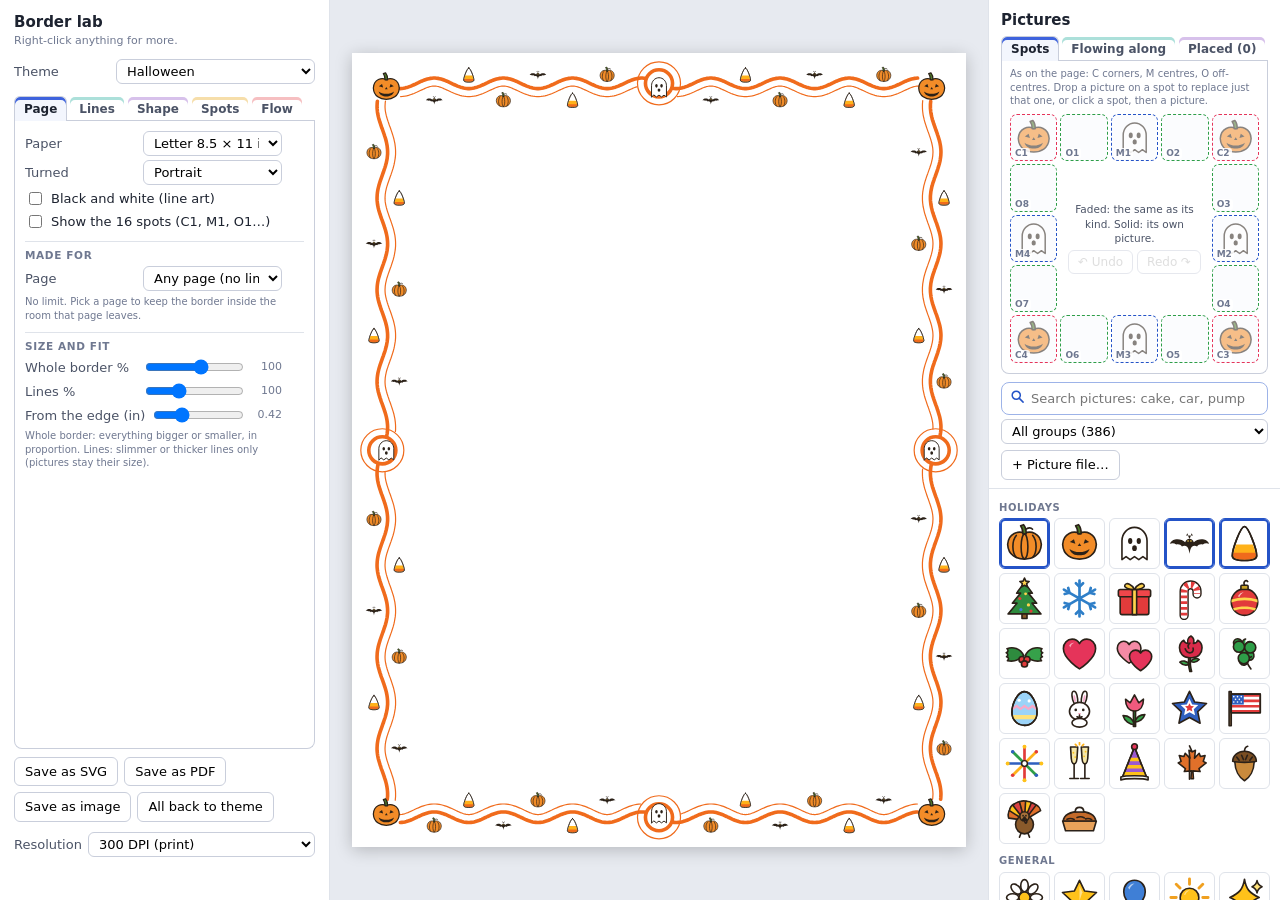
<file: src/border/border_lab.html>
<!doctype html>
<html lang="en">
<head>
<meta charset="utf-8">
<meta name="viewport" content="width=device-width, initial-scale=1">
<title>Border designer</title>
<style>
  :root { --ink: #1d2330; --muted: #6f7890; --line: #dfe3ea; --bg: #e7eaf0; }
  * { box-sizing: border-box; }
  body { margin: 0; background: var(--bg); color: var(--ink); font: 13px/1.35 system-ui, "Segoe UI", Roboto, sans-serif; height: 100vh; display: grid; grid-template-columns: 330px 1fr 292px; }
  .opts { background: #fff; border-right: 1px solid var(--line); overflow-y: auto; overflow-x: hidden; padding: 12px 14px 24px; }
  .opts h1 { font-size: 15px; margin: 0 0 2px; }
  .opts .note { color: var(--muted); font-size: 11px; margin-bottom: 10px; }
  fieldset { border: 0; border-top: 1px solid var(--line); margin: 8px 0 0; padding: 8px 0 0; }
  legend { font-size: 11px; font-weight: 700; letter-spacing: .06em; text-transform: uppercase; color: var(--muted); padding: 0 4px 0 0; }
  label { display: flex; align-items: center; gap: 6px; margin: 4px 0; }
  label > span:first-child { min-width: 96px; color: #4b5366; }
  select, input[type=number] { flex: 1; min-width: 0; font: inherit; padding: 3px 6px; border: 1px solid #c9cedb; border-radius: 6px; background: #fff; }
  input[type=range] { flex: 1; }
  input[type=color] { width: 38px; height: 26px; padding: 0 2px; border: 1px solid #c9cedb; border-radius: 6px; }
  .row2 { display: flex; gap: 8px; }
  .row2 > label { flex: 1; }
  .val { min-width: 30px; text-align: right; color: var(--muted); font-size: 11px; }
  .btn { font: inherit; padding: 5px 10px; border: 1px solid #c9cedb; border-radius: 6px; background: #fff; cursor: pointer; }
  .btn.primary { background: #2453c7; border-color: #2453c7; color: #fff; font-weight: 600; }
  .view { overflow: auto; display: flex; align-items: center; justify-content: center; padding: 22px; }
  .paper { background: #fff; box-shadow: 0 3px 16px rgba(0, 0, 0, .22); flex: none; }
  .paper svg { display: block; width: 100%; height: 100%; }
  .gallery { display: grid; grid-template-columns: repeat(6, 1fr); gap: 4px; margin-top: 6px; }
  .gallery button { border: 1px solid var(--line); background: #fff; border-radius: 6px; padding: 3px; cursor: pointer; line-height: 0; }
  .gallery button[aria-pressed="true"] { border-color: #2453c7; box-shadow: 0 0 0 2px #2453c7 inset; }
  .gallery svg { width: 100%; height: auto; }
  .tiny { font-size: 10px; color: var(--muted); }
  /* the picture picker: drag a picture onto the page, the strip, or a picture box */
  .pick { background: #fff; border-left: 1px solid var(--line); display: flex; flex-direction: column; min-height: 0; overflow: hidden; }
  .pick .hd { padding: 10px 12px 8px; border-bottom: 1px solid var(--line); }
  .pick h2 { font-size: 15px; margin: 0 0 2px; }
  .pick input[type=search] { flex: 1; min-width: 0; font: inherit; padding: 4px 8px; border: 1px solid #c9cedb; border-radius: 6px; }
  .pick .grid { flex: 1; overflow-y: auto; padding: 6px 10px 10px; display: grid; grid-template-columns: repeat(5, 1fr); gap: 4px; align-content: start; }
  .grp { grid-column: 1 / -1; font-size: 10px; font-weight: 700; text-transform: uppercase; letter-spacing: .06em; color: var(--muted); margin: 6px 0 0; }
  .tile { border: 1px solid var(--line); background: #fff; border-radius: 6px; padding: 3px; cursor: grab; line-height: 0; touch-action: none; user-select: none; }
  .tile:hover { border-color: #9db3e8; background: #f4f7fe; }
  .tile[aria-pressed="true"] { border-color: #2453c7; box-shadow: 0 0 0 2px #2453c7 inset; }
  .tile svg, .chip svg, .ghost svg { width: 100%; height: auto; display: block; pointer-events: none; }
  .strip { min-height: 44px; border: 1.5px dashed #b9c3d8; border-radius: 8px; padding: 4px; display: flex; flex-wrap: wrap; gap: 3px; align-content: flex-start; margin-top: 4px; }
  .strip.hot { border-color: #2453c7; background: #eef3fe; }
  .strip .empty { color: var(--muted); font-size: 11px; padding: 6px; pointer-events: none; }
  .chip { width: 34px; height: 34px; border: 1px solid var(--line); border-radius: 6px; padding: 2px; background: #fff; cursor: grab; touch-action: none; position: relative; user-select: none; }
  .chip.ins { box-shadow: -3px 0 0 #2453c7; }
  .chip.end { box-shadow: 3px 0 0 #2453c7; }
  .chip.going { opacity: .35; }
  .chip .x { position: absolute; top: -5px; right: -5px; width: 14px; height: 14px; border-radius: 50%; background: #1d2330; color: #fff; font: 700 10px/14px system-ui; text-align: center; cursor: pointer; display: none; }
  .chip:hover .x { display: block; }
  .ghost { position: fixed; left: 0; top: 0; width: 52px; height: 52px; pointer-events: none; z-index: 50; transform: translate(-50%, -50%); filter: drop-shadow(0 3px 6px rgba(0, 0, 0, .3)); }
  .ghost.bin { opacity: .35; }
  label.slot.hot { background: #eef3fe; outline: 1.5px dashed #2453c7; border-radius: 6px; }
  #foot .tiny { margin-bottom: 2px; }
  #foot .row { display: flex; gap: 6px; flex-wrap: wrap; margin-top: 4px; }
  #foot .btn { padding: 3px 8px; font-size: 12px; }
  .paper { touch-action: none; }
  /* the 16 spots, laid out like the page: drop a picture on one to put it there */
  .map { display: grid; grid-template-columns: repeat(5, 1fr); gap: 3px; margin: 6px 0 2px; }
  .spot { position: relative; aspect-ratio: 1; border: 1.5px dashed #c3cbdb; border-radius: 7px; background: #fbfcfe; cursor: pointer; touch-action: none; user-select: none; padding: 3px; }
  .spot svg { width: 100%; height: 100%; display: block; pointer-events: none; }
  .spot .lb { position: absolute; left: 2px; bottom: 1px; font: 700 9px/1 system-ui; color: #6f7890; background: rgba(255, 255, 255, .85); border-radius: 3px; padding: 1px 2px; pointer-events: none; }
  .spot.c { border-color: #e5345a; } .spot.m { border-color: #2453c7; } .spot.o { border-color: #2e9e48; }
  .spot.own { border-style: solid; background: #fff; }
  .spot.kind svg { opacity: .55; }
  .spot.hot, .spot.chosen { box-shadow: 0 0 0 2px #2453c7; background: #eef3fe; }
  .spot .x { position: absolute; top: -5px; right: -5px; width: 14px; height: 14px; border-radius: 50%; background: #1d2330; color: #fff; font: 700 10px/14px system-ui; text-align: center; cursor: pointer; display: none; }
  .spot:hover .x { display: block; }
  .mapmid { grid-column: 2 / 5; grid-row: 2 / 5; display: flex; flex-direction: column; justify-content: center; gap: 5px; padding: 2px 4px; font-size: 10.5px; color: #4b5366; text-align: center; }
  .mapmid .row { display: flex; gap: 4px; justify-content: center; }
  .mapmid .btn { padding: 3px 9px; font-size: 12px; }
  .btn[disabled] { opacity: .45; cursor: default; }
  /* the little tab box: Spots, Flowing along, Placed */
  .tabs { display: flex; gap: 2px; margin-top: 6px; border-bottom: 1px solid #c9cedb; }
  .tab { font: 600 12px system-ui; padding: 5px 9px; border: 1px solid transparent; border-bottom: 0; border-radius: 6px 6px 0 0; background: none; color: #4b5366; cursor: pointer; margin-bottom: -1px; }
  .tab:hover { background: #f1f4fa; }
  .tab[aria-selected="true"] { background: #fff; border-color: #c9cedb; color: #1d2330; }
  /* tabs, one look with ShiftCraft's: each its own colour on the top edge (blue, teal, violet, amber, rose, green, orange) */
  .tab { --tab-hue: #3e63dd; box-shadow: inset 0 3px 0 color-mix(in srgb, var(--tab-hue) 35%, transparent); }
  .tab:nth-of-type(7n+2) { --tab-hue: #12a594; } .tab:nth-of-type(7n+3) { --tab-hue: #8e4ec6; } .tab:nth-of-type(7n+4) { --tab-hue: #e5a00d; }
  .tab:nth-of-type(7n+5) { --tab-hue: #e5484d; } .tab:nth-of-type(7n+6) { --tab-hue: #46a758; } .tab:nth-of-type(7n+7) { --tab-hue: #f76b15; }
  .tab:hover { background: color-mix(in srgb, var(--tab-hue) 9%, #fff); }
  .tab[aria-selected="true"] { box-shadow: inset 0 3px 0 var(--tab-hue); background: color-mix(in srgb, var(--tab-hue) 6%, #fff); }
  .tabbox { border: 1px solid #c9cedb; border-top: 0; border-radius: 0 0 8px 8px; padding: 6px 8px 8px; }
  .pane { display: none; } .pane.on { display: block; }
  .find { display: flex; align-items: center; gap: 6px; margin-top: 8px; border: 1.5px solid #9db3e8; border-radius: 8px; padding: 2px 8px; background: #fff; }
  .find:focus-within { border-color: #2453c7; box-shadow: 0 0 0 2px rgba(36, 83, 199, .15); }
  .find svg { flex: none; }
  .find input[type=search] { border: 0; padding: 5px 0; outline: none; }
  .found { font-size: 10.5px; color: var(--muted); margin: 2px 0 0 2px; }
  .fitnote { font-size: 11px; color: #2453c7; margin: 4px 0 0; min-height: 0; }
  .fitnote.warn { color: #b3261e; }
  .dbar .row { display: flex; gap: 4px; flex-wrap: wrap; margin: 2px 0 4px; }
  .dbar .btn { padding: 3px 8px; font-size: 12px; }
  .dbar .btn.primary { margin: 2px 0 4px; }
  .dbar .useprint { font-weight: 600; }
  #otbox label > span:first-child { min-width: 112px; flex: none; white-space: nowrap; }
  #otbox input[type=range] { min-width: 0; }
  #foot label > span:first-child { min-width: 40px; }
  #foot input[type=range] { min-width: 0; }
  /* the left panel: theme on top, tabs, the settings, Save at the foot */
  .opts { display: flex; flex-direction: column; padding: 0; overflow: hidden; }
  .otop { padding: 12px 14px 0; }
  .opts .tabs { margin: 8px 14px 0; }
  .otbox { flex: 1; overflow-y: auto; overflow-x: hidden; margin: 0 14px; border: 1px solid #c9cedb; border-top: 0; border-radius: 0 0 8px 8px; padding: 6px 10px 10px; }
  .ofoot { padding: 8px 14px 12px; display: flex; gap: 6px; flex-wrap: wrap; align-items: center; }
  .ofoot .dpi { display: flex; gap: 6px; align-items: center; flex: 1 1 100%; }
  .ofoot .dpi > span { min-width: 0 !important; }
  .ofoot .note { flex: 1 1 100%; min-height: 1em; }
  .sub { font-size: 10.5px; font-weight: 700; letter-spacing: .06em; text-transform: uppercase; color: var(--muted); margin: 10px 0 2px; border-top: 1px solid var(--line); padding-top: 6px; }
  .sub:first-child { border-top: 0; margin-top: 2px; padding-top: 0; }
  .rs { visibility: hidden; border: 0; background: none; color: #2453c7; cursor: pointer; font-size: 14px; line-height: 1; padding: 0 2px; flex: none; }
  label.chg .rs { visibility: visible; }
  label.chg > span:first-child { color: #2453c7; font-weight: 600; }
  /* menus */
  .menu { position: fixed; z-index: 70; background: #fff; border: 1px solid #c9cedb; border-radius: 8px; box-shadow: 0 6px 22px rgba(0, 0, 0, .18); padding: 4px; min-width: 210px; max-width: 320px; font-size: 12.5px; }
  .menu .it { padding: 5px 10px; border-radius: 5px; cursor: pointer; outline: none; }
  .menu .it:hover, .menu .it:focus { background: #eef3fe; }
  .menu .it.dis { color: #a7adbb; cursor: default; background: none; }
  .menu .mh { font-size: 10.5px; font-weight: 700; color: var(--muted); padding: 4px 10px 3px; }
  .menu hr { border: 0; border-top: 1px solid var(--line); margin: 3px 4px; }
</style>
</head>
<body>
<div class="opts" id="opts"></div>
<div class="view" id="view"><div class="paper" id="paper"></div></div>
<div class="pick" id="pick"></div>
<script src="border_icons.js"></script>
<script src="border_icons2.js"></script>
<script>
'use strict';
// @engine-start (build.py: ShiftCraft draws printed borders with this part)
// ---------------- icons: 24 × 24, colour fills with a dark outline; class "k" stays black in line-art ----------------
const OL = 'stroke="#2b2118" stroke-width=".9" stroke-linejoin="round" stroke-linecap="round"';
const ICONS = {
  pumpkin: ['Pumpkin', `<path ${OL} fill="#f28c28" d="M12 6.4c-3.2-1.7-9 -.4-9.4 6.1.3 6.2 5.2 8.2 9.4 8.2s9.1-2 9.4-8.2C21 6 15.2 4.7 12 6.4z"/><path ${OL} fill="none" d="M12 6.4c-2.3 1.6-2.7 12.7 0 14.3M12 6.4c2.3 1.6 2.7 12.7 0 14.3M7.4 7.5c-2.6 3.1-2.4 9.7 0 12.2M16.6 7.5c2.6 3.1 2.4 9.7 0 12.2"/><path ${OL} fill="#4d7c2a" d="M11.1 6.6c0-1.9-.3-3.3-1.3-4.5l1.7-.6c1.2 1.4 1.5 3.1 1.4 5.1z"/><path ${OL} fill="none" d="M12.6 4.2c1.3-1.2 3-1.2 3.9-.2"/>`],
  jack: ['Jack-o’-lantern', `<path ${OL} fill="#f28c28" d="M12 6.4c-3.2-1.7-9 -.4-9.4 6.1.3 6.2 5.2 8.2 9.4 8.2s9.1-2 9.4-8.2C21 6 15.2 4.7 12 6.4z"/><path ${OL} fill="#4d7c2a" d="M11.1 6.6c0-1.9-.3-3.3-1.3-4.5l1.7-.6c1.2 1.4 1.5 3.1 1.4 5.1z"/><path class="k" fill="#2b2118" d="M6.6 11.2l2.3-1.6.8 2.6zM17.4 11.2l-2.3-1.6-.8 2.6zM11 13.4l1-1.6 1 1.6zM6.4 15c2.8 2.3 8.4 2.3 11.2 0-.8 2.6-3 3.6-5.6 3.6S7.2 17.6 6.4 15z"/>`],
  ghost: ['Ghost', `<path ${OL} fill="#ffffff" d="M5 21V10.5C5 6.4 8.1 3 12 3s7 3.4 7 7.5V21l-2.3-1.7-2.3 1.7-2.4-1.7-2.4 1.7-2.3-1.7z"/><ellipse class="k" fill="#2b2118" cx="9.6" cy="10.6" rx="1.2" ry="1.7"/><ellipse class="k" fill="#2b2118" cx="14.4" cy="10.6" rx="1.2" ry="1.7"/><ellipse class="k" fill="#2b2118" cx="12" cy="14.6" rx="1.3" ry="1.6"/>`],
  bat: ['Bat', `<path class="k" fill="#2b2118" d="M12 9.3c.6-.9 1-1.9 1-3l1 1.3h-4L11 6.3c0 1.1.4 2.1 1 3zM12 9.4c1.2 0 2 .8 2.4 1.9 1.4-1.4 3.7-2 5.7-1.5 1.3.3 2.3 1.2 2.9 2.4-1.3-.5-2.6-.4-3.6.4-1.2-.4-2.5 0-3.2 1.1-.9-.6-2.2-.5-3 .3-.8 1-.9 2.3-1.2 3.7-.3-1.4-.4-2.7-1.2-3.7-.8-.8-2.1-.9-3-.3-.7-1.1-2-1.5-3.2-1.1-1-.8-2.3-.9-3.6-.4.6-1.2 1.6-2.1 2.9-2.4 2-.5 4.3.1 5.7 1.5.4-1.1 1.2-1.9 2.4-1.9z"/><circle fill="#ffd34d" cx="11.2" cy="10.6" r=".45"/><circle fill="#ffd34d" cx="12.8" cy="10.6" r=".45"/>`],
  candycorn: ['Candy corn', `<path ${OL} fill="#ffffff" d="M12 2.5c2.2 0 6.8 12.6 6.8 16.3 0 2-3 2.7-6.8 2.7s-6.8-.7-6.8-2.7C5.2 15.1 9.8 2.5 12 2.5z"/><path fill="#ffb21a" d="M7.3 12.6h9.4c.9 2.5 1.6 4.8 1.6 6.2 0 1.6-2.9 2.2-6.3 2.2s-6.3-.6-6.3-2.2c0-1.4.7-3.7 1.6-6.2z"/><path fill="#f06b1c" d="M5.8 17.2h12.4c.1.6.2 1.1.2 1.6 0 1.6-2.9 2.2-6.4 2.2s-6.4-.6-6.4-2.2c0-.5.1-1 .2-1.6z"/><path ${OL} fill="none" d="M12 2.5c2.2 0 6.8 12.6 6.8 16.3 0 2-3 2.7-6.8 2.7s-6.8-.7-6.8-2.7C5.2 15.1 9.8 2.5 12 2.5z"/>`],
  tree: ['Christmas tree', `<path ${OL} fill="#2e8b3e" d="M12 3l4.4 6h-2.2l4.6 5.6h-2.6l5 6H2.8l5-6H5.2l4.6-5.6H7.6z"/><rect ${OL} fill="#8a5a2b" x="10.6" y="20.6" width="2.8" height="2.6"/><path ${OL} fill="#ffd34d" d="M12 .6l.8 1.7 1.8.2-1.4 1.2.4 1.8-1.6-.9-1.6.9.4-1.8-1.4-1.2 1.8-.2z"/><circle fill="#e23b3b" cx="9.4" cy="12" r=".9"/><circle fill="#ffd34d" cx="14.2" cy="15.6" r=".9"/><circle fill="#3f7fd6" cx="10" cy="18.2" r=".9"/><circle fill="#e23b3b" cx="15.6" cy="19" r=".9"/><circle fill="#ffd34d" cx="12.6" cy="9.4" r=".8"/>`],
  snowflake: ['Snowflake', `<g stroke="#2f7fc8" stroke-width="1.5" stroke-linecap="round" fill="none"><path d="M12 2v20M3.3 7l17.4 10M3.3 17l17.4-10"/><path d="M12 5.5l-2-2M12 5.5l2-2M12 18.5l-2 2M12 18.5l2 2M6.4 8.8l-2.7.7M6.4 8.8l-.7-2.7M17.6 15.2l2.7-.7M17.6 15.2l.7 2.7M6.4 15.2l-2.7-.7M6.4 15.2l-.7 2.7M17.6 8.8l2.7.7M17.6 8.8l.7-2.7"/></g><circle fill="#2f7fc8" cx="12" cy="12" r="1.4"/>`],
  gift: ['Gift', `<rect ${OL} fill="#e23b3b" x="4" y="10" width="16" height="11" rx="1"/><rect ${OL} fill="#f0464a" x="3" y="7" width="18" height="4" rx="1"/><path fill="#ffd34d" d="M10.8 7h2.4v14h-2.4z"/><path ${OL} fill="none" d="M10.8 7h2.4v14h-2.4z"/><path ${OL} fill="#ffd34d" d="M12 7c-1.2-2.9-4.6-4.3-5.4-2.4C6 6.1 9.3 7 12 7zM12 7c1.2-2.9 4.6-4.3 5.4-2.4.6 1.5-2.7 2.4-5.4 2.4z"/>`],
  candycane: ['Candy cane', `<path stroke="#2b2118" stroke-width="5.2" stroke-linecap="round" fill="none" d="M9 21.5V8a3.6 3.6 0 017.2 0v1.5"/><path class="w" stroke="#ffffff" stroke-width="3.6" stroke-linecap="round" fill="none" d="M9 21.5V8a3.6 3.6 0 017.2 0v1.5"/><path stroke="#e23b3b" stroke-width="3.6" stroke-dasharray="1.6 1.6" fill="none" d="M9 21.5V8a3.6 3.6 0 017.2 0v1.5"/>`],
  ornament: ['Ornament', `<circle ${OL} fill="#e23b3b" cx="12" cy="14" r="7.4"/><path fill="#ffd34d" d="M4.8 12.6c4.6-1.6 9.8-1.6 14.4 0l.1 1.6c-4.6-1.6-10-1.6-14.6 0z"/><path fill="#ffd34d" d="M5.6 17.4c4.2-1.3 8.6-1.3 12.8 0l-.6 1.3c-3.8-1.1-7.8-1.1-11.6 0z"/><rect ${OL} fill="#c9a227" x="10" y="4.6" width="4" height="2.4" rx=".5"/><path ${OL} fill="none" d="M12 4.6c-1-2.2 1-3.4 1.8-2"/><path fill="#fff" opacity=".7" d="M8.4 10.6a4.6 4.6 0 013.2-2.2c-1.3 1-2.2 1.8-2.6 3z"/>`],
  holly: ['Holly', `<path ${OL} fill="#2e8b3e" d="M11.6 13.2C9.6 9.2 5.6 8 2.2 9.3c1 .8.6 1.9-.4 2.3 1 .4 1.2 1.6.2 2.2 1.2.3 1.4 1.5.5 2.2 3.2.7 6.8-.6 9.1-2.8z"/><path ${OL} fill="#36a14a" d="M12.4 13.2c2-4 6-5.2 9.4-3.9-1 .8-.6 1.9.4 2.3-1 .4-1.2 1.6-.2 2.2-1.2.3-1.4 1.5-.5 2.2-3.2.7-6.8-.6-9.1-2.8z"/><circle ${OL} fill="#e23b3b" cx="10.6" cy="15.4" r="1.7"/><circle ${OL} fill="#e23b3b" cx="13.4" cy="15.4" r="1.7"/><circle ${OL} fill="#e23b3b" cx="12" cy="17.8" r="1.7"/>`],
  heart: ['Heart', `<path ${OL} fill="#e5345a" d="M12 20.6S3 15 3 9.2C3 6.3 5.2 4 7.9 4c1.8 0 3.3 1 4.1 2.5C12.8 5 14.3 4 16.1 4 18.8 4 21 6.3 21 9.2c0 5.8-9 11.4-9 11.4z"/><path fill="#fff" opacity=".55" d="M6.2 7.6c.6-1.2 1.8-1.8 3-1.6-1.3.5-2 1.4-2.3 2.6z"/>`],
  hearts: ['Two hearts', `<path ${OL} fill="#f58aa5" d="M9 17.4S2.4 13.3 2.4 9c0-2.1 1.6-3.8 3.6-3.8 1.3 0 2.4.7 3 1.8.6-1.1 1.7-1.8 3-1.8 2 0 3.6 1.7 3.6 3.8 0 4.3-6.6 8.4-6.6 8.4z"/><path ${OL} fill="#e5345a" d="M15.4 21.6s-6.2-3.9-6.2-7.9c0-2 1.5-3.6 3.4-3.6 1.2 0 2.3.7 2.8 1.7.5-1 1.6-1.7 2.8-1.7 1.9 0 3.4 1.6 3.4 3.6 0 4-6.2 7.9-6.2 7.9z"/>`],
  rose: ['Rose', `<path ${OL} fill="#2e8b3e" d="M11.6 13.6c-.3 3.2-.2 5.8.6 8.4h1c-.8-2.6-.9-5.2-.6-8.4z"/><path ${OL} fill="#36a14a" d="M12 18c-1.6-2-4-2.2-5.4-1.2 1.6 1.8 3.6 2 5.4 1.2zM12.6 16.4c1.4-1.8 3.6-2 4.8-1-1.4 1.6-3.2 1.8-4.8 1z"/><path ${OL} fill="#d92b4a" d="M12 14.4c-3.6 0-5.6-2.6-5.6-5.6 0-2 1-3.4 2.4-4.2.4 1.2 1.4 1.8 2.4 1.8-.6-1.6 0-3.4 1.6-4.2 1.4 1 2 2.6 1.4 4.2 1 0 2-.6 2.4-1.8 1.4.8 2.4 2.2 2.4 4.2 0 3-2 5.6-5.6 5.6z"/><path ${OL} fill="none" d="M9.6 9.4c.6 1.6 1.8 2.4 3 2.2 1.2-.2 1.8-1.4 1.4-2.6M12.2 6.2c-1 .8-1.2 2-.6 2.8"/>`],
  shamrock: ['Shamrock', `<g ${OL} fill="#2e9e48"><path d="M12 11.6C10 9.8 6.8 9.3 6 7.2 5.2 5.2 6.9 3.4 8.8 3.9c1.1.3 1.7 1.2 1.9 2.1.2-.9.8-1.8 1.9-2.1"/><path d="M12 11.6c-.6-2.6.2-5.6 2.1-6.2 2-.6 3.6 1.2 3.1 3.2-.3 1.1-1.1 1.7-2 1.9.9.2 1.7.8 2 1.9.5 2-1.1 3.8-3.1 3.2-1.9-.6-2.7-3.6-2.1-4z"/><path d="M12 11.6c-2.3 1.3-3.6 4.1-2.4 5.8 1.2 1.7 3.6 1.4 4.2-.6.3-1-.1-2-.7-2.7.9.4 2 .4 2.8-.3"/></g><path ${OL} fill="none" d="M12 11.6c.4 3.4 1.6 6.4 3.6 9"/><circle fill="#2e9e48" cx="12" cy="11.6" r="2.6"/><circle fill="#2e9e48" cx="8.9" cy="8.2" r="3.1"/><circle fill="#2e9e48" cx="15.2" cy="8.6" r="3.1"/><circle fill="#2e9e48" cx="11.6" cy="14.6" r="3.1"/><path ${OL} fill="none" d="M8.9 5.1a3.1 3.1 0 010 6.2a3.1 3.1 0 010-6.2M15.2 5.5a3.1 3.1 0 010 6.2a3.1 3.1 0 010-6.2M11.6 11.5a3.1 3.1 0 010 6.2a3.1 3.1 0 010-6.2"/>`],
  egg: ['Easter egg', `<path ${OL} fill="#9bd3f7" d="M12 2.6c3.8 0 7 6.6 7 11.6 0 4.2-3.1 7.2-7 7.2s-7-3-7-7.2c0-5 3.2-11.6 7-11.6z"/><path fill="#f7a8c8" d="M5.3 11.4l2.3-1.6 2.2 1.6 2.2-1.6 2.2 1.6 2.2-1.6 2.3 1.6.4 1.8-2.7-1.8-2.2 1.6-2.2-1.6-2.2 1.6-2.2-1.6-2.7 1.8z"/><path fill="#ffe27a" d="M5.2 15.6h13.6c-.1.9-.4 1.7-.8 2.4H6c-.4-.7-.7-1.5-.8-2.4z"/><circle fill="#fff" cx="9" cy="7.4" r=".9"/><circle fill="#fff" cx="14.6" cy="7.8" r=".9"/><path ${OL} fill="none" d="M12 2.6c3.8 0 7 6.6 7 11.6 0 4.2-3.1 7.2-7 7.2s-7-3-7-7.2c0-5 3.2-11.6 7-11.6z"/>`],
  bunny: ['Bunny', `<path ${OL} fill="#ffffff" d="M9.2 9.6C7.6 6.6 7.2 2.6 8.8 2.4c1.6-.2 2.4 3.6 2.2 6.8zM14.8 9.6c1.6-3 2-7 .4-7.2-1.6-.2-2.4 3.6-2.2 6.8z"/><path fill="#f7a8c8" d="M9.4 8.4c-.8-1.8-1-3.8-.4-4 .6 0 1 2 1 3.8zM14.6 8.4c.8-1.8 1-3.8.4-4-.6 0-1 2-1 3.8z"/><ellipse ${OL} fill="#ffffff" cx="12" cy="13.6" rx="5.6" ry="5"/><ellipse ${OL} fill="#ffffff" cx="12" cy="20" rx="4.2" ry="2.4"/><circle class="k" fill="#2b2118" cx="9.9" cy="12.8" r=".75"/><circle class="k" fill="#2b2118" cx="14.1" cy="12.8" r=".75"/><path fill="#f58aa5" d="M11.1 14.6h1.8L12 15.6z"/><path ${OL} fill="none" d="M12 15.6v.8M10.6 16.6c.7.5 2.1.5 2.8 0"/>`],
  tulip: ['Tulip', `<path ${OL} fill="#2e8b3e" d="M11.4 12.4h1.2v9.6h-1.2z"/><path ${OL} fill="#36a14a" d="M12 21c-1-3.4-3.6-5-6.4-5 .8 3 3.6 5 6.4 5zM12 19.6c1-2.8 3.2-4.2 5.8-4.2-.8 2.6-3.2 4.2-5.8 4.2z"/><path ${OL} fill="#f05a7e" d="M12 13.4c-3.4 0-5-2.8-5-6.6l2.6 2L12 4.4l2.4 4.4 2.6-2c0 3.8-1.6 6.6-5 6.6z"/>`],
  daisy: ['Daisy', `<g ${OL} fill="#ffffff"><ellipse cx="12" cy="5.4" rx="2.1" ry="3.4"/><ellipse cx="12" cy="18.6" rx="2.1" ry="3.4"/><ellipse cx="5.4" cy="12" rx="3.4" ry="2.1"/><ellipse cx="18.6" cy="12" rx="3.4" ry="2.1"/><ellipse cx="7.3" cy="7.3" rx="2.1" ry="3.4" transform="rotate(-45 7.3 7.3)"/><ellipse cx="16.7" cy="16.7" rx="2.1" ry="3.4" transform="rotate(-45 16.7 16.7)"/><ellipse cx="16.7" cy="7.3" rx="2.1" ry="3.4" transform="rotate(45 16.7 7.3)"/><ellipse cx="7.3" cy="16.7" rx="2.1" ry="3.4" transform="rotate(45 7.3 16.7)"/></g><circle ${OL} fill="#ffc21a" cx="12" cy="12" r="3.1"/>`],
  star: ['Star', `<path ${OL} fill="#ffc21a" d="M12 2.4l2.9 6 6.6.8-4.9 4.5 1.3 6.5L12 17l-5.9 3.2 1.3-6.5L2.5 9.2l6.6-.8z"/><path fill="#fff" opacity=".5" d="M12 5.6l1.6 3.4-1.6 4.8z"/>`],
  usstar: ['Patriotic star', `<path ${OL} fill="#2f5fbf" d="M12 2.4l2.9 6 6.6.8-4.9 4.5 1.3 6.5L12 17l-5.9 3.2 1.3-6.5L2.5 9.2l6.6-.8z"/><path fill="#ffffff" d="M12 6.6l1.5 3.1 3.4.4-2.5 2.3.7 3.3-3.1-1.6-3 1.6.6-3.3-2.5-2.3 3.4-.4z"/><path fill="#e23b3b" d="M12 9l.8 1.6 1.7.2-1.3 1.2.4 1.7-1.6-.9-1.6.9.4-1.7-1.3-1.2 1.7-.2z"/>`],
  flag: ['Flag', `<path ${OL} fill="#8a6a45" d="M3.4 2.6h1.2v19H3.4z"/><path ${OL} fill="#ffffff" d="M4.6 4h16.2v10.4H4.6z"/><path fill="#e23b3b" d="M4.6 4h16.2v1.5H4.6zM4.6 7h16.2v1.5H4.6zM4.6 10h16.2v1.5H4.6zM4.6 12.9h16.2v1.5H4.6z"/><path fill="#2f5fbf" d="M4.6 4h7v5.8h-7z"/><g fill="#fff"><circle cx="6" cy="5.4" r=".45"/><circle cx="8.1" cy="5.4" r=".45"/><circle cx="10.2" cy="5.4" r=".45"/><circle cx="7" cy="6.9" r=".45"/><circle cx="9.1" cy="6.9" r=".45"/><circle cx="6" cy="8.4" r=".45"/><circle cx="8.1" cy="8.4" r=".45"/><circle cx="10.2" cy="8.4" r=".45"/></g><path ${OL} fill="none" d="M4.6 4h16.2v10.4H4.6z"/>`],
  firework: ['Firework', `<g stroke-width="1.5" stroke-linecap="round" fill="none"><path stroke="#e23b3b" d="M12 12V2.6M12 12v9.4"/><path stroke="#2f5fbf" d="M12 12h9.4M12 12H2.6"/><path stroke="#ffb21a" d="M12 12l6.6-6.6M12 12l-6.6 6.6"/><path stroke="#2e9e48" d="M12 12l6.6 6.6M12 12L5.4 5.4"/></g><g fill="#ffc21a"><circle cx="12" cy="2.6" r="1.1"/><circle cx="21.4" cy="12" r="1.1"/><circle cx="12" cy="21.4" r="1.1"/><circle cx="2.6" cy="12" r="1.1"/></g><g fill="#e23b3b"><circle cx="18.6" cy="5.4" r="1"/><circle cx="5.4" cy="18.6" r="1"/></g><g fill="#2f5fbf"><circle cx="18.6" cy="18.6" r="1"/><circle cx="5.4" cy="5.4" r="1"/></g><circle fill="#fff" stroke="#2b2118" stroke-width=".8" cx="12" cy="12" r="1.6"/>`],
  champagne: ['Champagne', `<path ${OL} fill="#f6e7a8" d="M7 2.8h4l-.4 6.4c-.2 2-1 3-1.6 3s-1.4-1-1.6-3zM13 2.8h4l-.4 6.4c-.2 2-1 3-1.6 3s-1.4-1-1.6-3z"/><path ${OL} fill="none" d="M9 12.2v8M15 12.2v8M6.6 20.4h4.8M12.6 20.4h4.8"/><g fill="#ffc21a"><circle cx="8.6" cy="6" r=".5"/><circle cx="9.6" cy="8.4" r=".5"/><circle cx="15.4" cy="5.4" r=".5"/><circle cx="14.6" cy="8" r=".5"/></g><path stroke="#ffb21a" stroke-width="1" stroke-linecap="round" fill="none" d="M12 1.4V.4M10.4 2l-.7-.7M13.6 2l.7-.7"/>`],
  balloon: ['Balloon', `<path ${OL} fill="#3f7fd6" d="M12 2.4c3.6 0 6 2.8 6 6.4 0 4.2-3.4 7.6-6 7.6s-6-3.4-6-7.6c0-3.6 2.4-6.4 6-6.4z"/><path ${OL} fill="#3f7fd6" d="M11 16.3h2l-.4 1.3h-1.2z"/><path ${OL} fill="none" d="M12 17.6c-1.6 1.4 1.4 2.4 0 3.8"/><path fill="#fff" opacity=".6" d="M8.4 6.6c.8-1.6 2.2-2.4 3.6-2.4-1.4.8-2.4 2-2.8 3.4z"/>`],
  partyhat: ['Party hat', `<path ${OL} fill="#9b59d0" d="M12 2.8l6.8 17H5.2z"/><path fill="#ffc21a" d="M9.6 8.8h4.8l.8 2H8.8zM8 12.8h8l.8 2H7.2zM6.4 16.8h11.2l.8 2H5.6z"/><path ${OL} fill="none" d="M12 2.8l6.8 17H5.2z"/><circle ${OL} fill="#e5345a" cx="12" cy="2.6" r="1.6"/><path ${OL} fill="#ffffff" d="M4.4 19.6c2.4-1 12.8-1 15.2 0v1.6c-2.4-1-12.8-1-15.2 0z"/>`],
  maple: ['Maple leaf', `<path ${OL} fill="#e0702a" d="M12 2.2l1.5 3.3 1.8-.9-.5 4.4 2.6-2.7.7 1.8 2.6-.5-1 3.2 1.6.9-4 3.2.6 1.6-4-.4.3 4.4h-1.4l.3-4.4-4 .4.6-1.6-4-3.2 1.6-.9-1-3.2 2.6.5.7-1.8 2.6 2.7-.5-4.4 1.8.9z"/><path ${OL} fill="none" d="M12 8.6v12.2"/>`],
  acorn: ['Acorn', `<path ${OL} fill="#c98a3c" d="M6.6 10.6h10.8c0 5.2-2.4 9.2-5.4 11-3-1.8-5.4-5.8-5.4-11z"/><path ${OL} fill="#7a4e22" d="M5.4 10.8c0-3.4 3-5.6 6.6-5.6s6.6 2.2 6.6 5.6c-2.2.8-11 .8-13.2 0z"/><path ${OL} fill="none" d="M12 5.2c0-1.4.6-2.4 1.8-2.8M7.6 8.4l1.4 1.8M10.4 7.4l1 2.4M13.6 7.4l-1 2.4M16.4 8.4l-1.4 1.8"/>`],
  turkey: ['Turkey', `<g ${OL}><path fill="#e0702a" d="M12 13L4.2 6.6c-1.2 1.4-1.6 3.4-1 5.2z"/><path fill="#ffc21a" d="M12 13L6.4 3.8c-1.6.8-2.6 2.2-2.8 3.8z"/><path fill="#d94141" d="M12 13l-2.6-10.4c-1.6.2-3 1-3.8 2.2z"/><path fill="#e0702a" d="M12 13l1.2-10.6c-1.4-.4-2.8-.2-4 .2z"/><path fill="#ffc21a" d="M12 13l4.6-9.6c-1.2-.8-2.6-1.1-4-1z"/><path fill="#d94141" d="M12 13l7.2-7.6c-.8-1.2-2-2-3.4-2.2z"/><path fill="#e0702a" d="M12 13l9-5.4c-.4-1.4-1.2-2.6-2.4-3.2z"/></g><ellipse ${OL} fill="#8a5a2b" cx="12" cy="15.4" rx="5" ry="5.2"/><circle ${OL} fill="#a8703a" cx="12" cy="10.8" r="2.6"/><circle class="k" fill="#2b2118" cx="11.2" cy="10.4" r=".5"/><circle class="k" fill="#2b2118" cx="12.8" cy="10.4" r=".5"/><path ${OL} fill="#ffb21a" d="M12 11.2l-1 1.4h2z"/><path ${OL} fill="#e23b3b" d="M12.6 12.6c.8.4 1 1.6.2 2-.8-.2-.8-1.4-.2-2z"/><path ${OL} fill="none" d="M10 20.4l-.8 2M14 20.4l.8 2"/>`],
  pie: ['Pie', `<path ${OL} fill="#e8a25a" d="M2.6 13.4h18.8l-1.6 5.4H4.2z"/><path ${OL} fill="#c46a2a" d="M3 13.4c0-3.2 4-5.4 9-5.4s9 2.2 9 5.4z"/><path ${OL} fill="none" d="M5 12.4c1.6-.6 2.6-.6 4 .2M10.6 11.4c1.6-.6 2.6-.6 4 .2M15.4 12.2c1.4-.4 2.4-.2 3.4.4"/><path ${OL} fill="#ffffff" d="M9.6 8.4c0-1.6 1-2.6 2.4-2.6s2.4 1 2.4 2.6z"/>`],
  sun: ['Sun', `<g stroke="#f0a020" stroke-width="1.6" stroke-linecap="round"><path d="M12 1.6v3M12 19.4v3M1.6 12h3M19.4 12h3M4.6 4.6l2.1 2.1M17.3 17.3l2.1 2.1M4.6 19.4l2.1-2.1M17.3 6.7l2.1-2.1"/></g><circle ${OL} fill="#ffc21a" cx="12" cy="12" r="5.2"/><path fill="#fff" opacity=".5" d="M9 10.4c.4-1.4 1.6-2.4 3-2.4-1.2.6-2 1.4-2.4 2.6z"/>`],
  sparkle: ['Sparkle', `<path ${OL} fill="#ffc21a" d="M12 1.8c.8 5.4 2.8 7.8 8.2 10.2-5.4 2.4-7.4 4.8-8.2 10.2-.8-5.4-2.8-7.8-8.2-10.2 5.4-2.4 7.4-4.8 8.2-10.2z"/><path ${OL} fill="#ffe27a" d="M19 2.6c.3 1.8 1 2.6 2.8 3.4-1.8.8-2.5 1.6-2.8 3.4-.3-1.8-1-2.6-2.8-3.4 1.8-.8 2.5-1.6 2.8-3.4z"/>`],
  leaf: ['Leaf', `<path ${OL} fill="#4caf50" d="M4 20C3 10.6 9.4 3.6 20.4 3.4 20.6 14 13.6 21 4 20z"/><path ${OL} fill="none" d="M4 20C8.6 15 12.4 10.6 16.8 7M9 15.2l-.4-3.8M11.8 12.4l-.2-3.4M9 15.2l3.8.4M11.8 12.4l3.4.2"/>`],
  tomato: ['Produce', `<circle ${OL} fill="#e23b3b" cx="12" cy="14" r="7.6"/><path ${OL} fill="#3d9a3a" d="M12 6.4l1.4-2.2.6 2.6 2.6-1-1.2 2.6 2.6.6-2.8 1.2-1.6-1.4L12 10l-1.6-1.2-1.6 1.4-2.8-1.2 2.6-.6-1.2-2.6 2.6 1 .6-2.6z"/><path fill="#fff" opacity=".5" d="M7.6 12c.4-1.6 1.6-2.8 3.2-3.2-1.2.8-2 1.8-2.4 3.2z"/>`],
  coffee: ['Coffee', `<path ${OL} fill="#ffffff" d="M4 9h12v6.4c0 3-2.4 5.2-6 5.2s-6-2.2-6-5.2z"/><path ${OL} fill="none" d="M16 10.6h1.6c1.6 0 2.6 1 2.6 2.4s-1 2.4-2.6 2.4H16"/><path fill="#7a4e22" d="M4.6 10h10.8v1.4H4.6z"/><path stroke="#9aa3b5" stroke-width="1.1" stroke-linecap="round" fill="none" d="M7.6 6.8c-1-1.2 1-2 0-3.4M10.6 6.8c-1-1.2 1-2 0-3.4M13.4 6.8c-1-1.2 1-2 0-3.4"/>`],
  dot: ['Dot', `<circle ${OL} fill="#2b2118" class="k" cx="12" cy="12" r="5"/>`],
  diamond: ['Diamond', `<path ${OL} fill="#2b2118" class="k" d="M12 3l9 9-9 9-9-9z"/>`],
  ring: ['Little ring', `<circle stroke="#2b2118" stroke-width="2.2" fill="none" cx="12" cy="12" r="6"/>`],
};
// the first set's groups, then the big set (border_icons.js): 100+ general and 60+ holiday pictures through the year
const CAT = {}; const FIRST = { Holidays: 'pumpkin jack ghost bat candycorn tree snowflake gift candycane ornament holly heart hearts rose shamrock egg bunny tulip usstar flag firework champagne partyhat maple acorn turkey pie', General: 'daisy star sun sparkle leaf balloon tomato coffee dot diamond ring' };
Object.entries(FIRST).forEach(([c, l]) => l.split(' ').forEach((k) => { CAT[k] = c; }));
Object.entries(window.LAB_ICONS || {}).forEach(([k, [label, cat, svg]]) => { ICONS[k] = [label, svg]; CAT[k] = cat; });
// the groups in a sensible order: the first sets, general kinds, the everyday ones (home, school, work…), then the months
const ORDER = ['Holidays', 'General', 'Office', 'Shop and money', 'Tech', 'Tools', 'Awards', 'Food and drink', 'Shapes and signs', 'Nature', 'Home', 'School', 'Work', 'Car and travel', 'Kids and baby', 'All about me', 'January', 'February', 'March', 'April', 'May', 'June', 'July', 'August', 'September', 'October', 'November', 'December'];
const CATS = [...ORDER, ...Object.values(CAT)].filter((c, i, a) => a.indexOf(c) === i && Object.values(CAT).includes(c));
// an attribute given twice keeps the later one (the colour or weight asked for), so saved SVG files stay valid XML
const tidy = (s) => s.replace(/<([a-zA-Z]+)((?:\s+[a-zA-Z:-]+="[^"]*")+)\s*(\/?)>/g, (m, t, a, z) => { const at = new Map(); a.replace(/([a-zA-Z:-]+)="([^"]*)"/g, (q, k, v) => { at.delete(k); at.set(k, v); }); return `<${t}${[...at].map(([k, v]) => ` ${k}="${v}"`).join('')}${z ? '/' : ''}>`; });
Object.values(ICONS).forEach((v) => { v[1] = tidy(v[1]); });
// your own pictures (clip art, or a picture file): kept in the design itself as data (S.own = { id: [name, data URL] }),
// so they go wherever the design goes (this browser, the location on the server, the everything file). Never a file.
const MINE = 'My pictures';
if (!CATS.includes(MINE)) CATS.unshift(MINE);
function ownSync() {
  Object.keys(ICONS).forEach((k) => { if (k.startsWith('my-') && !(S.own && S.own[k])) { delete ICONS[k]; delete CAT[k]; } });
  Object.entries(S.own || {}).forEach(([k, v]) => { if (!Array.isArray(v) || !/^data:image\//.test(v[1] || '')) return; ICONS[k] = [v[0] || 'My picture', `<image class="own" x="0" y="0" width="24" height="24" preserveAspectRatio="xMidYMid meet" href="${v[1].replace(/"/g, '%22')}"/>`]; CAT[k] = MINE; });
}
// line art (black and white): every fill white, every outline black; class "k" (eyes, mouths, dots) stays black
const lineArt = (s) => s.replace(/(<[a-z]+)([^>]*?)(\/?>)/g, (m, a, attrs, z) => {
  // every fill white, every line black (white lines too, unless class "w": the candy cane's stripe); class "k" (eyes,
  // mouths, dots) stays solid black; every shape gets an edge, so details drawn in white or colour still show
  const k = /class="k"/.test(attrs), w = /class="w"/.test(attrs);
  attrs = attrs.replace(/fill="(?!none)[^"]*"/g, k ? 'fill="#000"' : 'fill="#fff"').replace(/stroke="(?!none)[^"]*"/g, w ? 'stroke="#fff"' : 'stroke="#000"').replace(/opacity="[^"]*"/g, 'opacity="0"');
  if (!k && !/stroke=/.test(attrs) && !/fill="none"/.test(attrs) && a !== '<g' && a !== '<svg') attrs += ' stroke="#000" stroke-width=".7"';
  return a + attrs + z; });

// ---------------- the themes: a starting point for everything ----------------
const THEMES = {
  classic: { name: 'Classic certificate', lines: 'thickthin', color: '#1d2330', accent: '#b08d2c', shape: 'straight', corner: 'notch', center: 'through', off: 'through', ic: { corner: 'diamond', center: '', off: '' }, flow: 'none', list: [] },
  general: { name: 'General: stars and sparkles', lines: 'double', color: '#2453c7', accent: '#ffc21a', shape: 'wave', waves: 2, corner: 'ring', center: 'gap', off: 'through', ic: { corner: 'star', center: 'sparkle', off: '' }, flow: 'dips-out', list: ['sparkle', 'star'] },
  spring: { name: 'Spring flowers', lines: 'single', color: '#3d9a3a', accent: '#f05a7e', shape: 'scallopOut', corner: 'gap', center: 'gap', off: 'through', ic: { corner: 'tulip', center: 'daisy', off: '' }, flow: 'dips-in', list: ['daisy', 'leaf'] },
  halloween: { name: 'Halloween', lines: 'thickthin', color: '#f06b1c', accent: '#2b2118', shape: 'wave', waves: 2, corner: 'gap', center: 'ring', off: 'through', ic: { corner: 'jack', center: 'ghost', off: '' }, flow: 'dips-alt', list: ['bat', 'candycorn', 'pumpkin'] },
  thanksgiving: { name: 'Thanksgiving', lines: 'doubleinner', color: '#8a5a2b', accent: '#e0702a', shape: 'scallopIn', corner: 'notch', center: 'gap', off: 'gap', ic: { corner: 'turkey', center: 'pie', off: 'maple' }, flow: 'none', list: ['maple', 'acorn'] },
  christmas: { name: 'Christmas', lines: 'double', color: '#c22a2a', accent: '#2e8b3e', shape: 'wave', waves: 3, corner: 'gap', center: 'gap', off: 'through', ic: { corner: 'tree', center: 'gift', off: '' }, flow: 'dips-alt', list: ['ornament', 'holly', 'candycane', 'snowflake'] },
  winter: { name: 'Winter', lines: 'triple', color: '#2f7fc8', accent: '#9bd3f7', shape: 'zigzag', waves: 3, corner: 'ring', center: 'ring', off: 'ring', ic: { corner: 'snowflake', center: 'snowflake', off: 'snowflake' }, flow: 'none', list: [] },
  valentine: { name: 'Valentine’s Day', lines: 'thinthick', color: '#e5345a', accent: '#f58aa5', shape: 'scallopOut', corner: 'gap', center: 'gap', off: 'gap', ic: { corner: 'hearts', center: 'rose', off: 'heart' }, flow: 'line', list: ['heart'] },
  patrick: { name: 'St. Patrick’s Day', lines: 'double', color: '#2e9e48', accent: '#ffc21a', shape: 'wave', waves: 2, corner: 'gap', center: 'gap', off: 'through', ic: { corner: 'shamrock', center: 'shamrock', off: '' }, flow: 'dips-out', list: ['shamrock'] },
  easter: { name: 'Easter', lines: 'single', color: '#9b59d0', accent: '#f7a8c8', shape: 'scallopOut', waves: 2, corner: 'gap', center: 'gap', off: 'gap', ic: { corner: 'bunny', center: 'egg', off: 'tulip' }, flow: 'dips-in', list: ['egg'] },
  july4: { name: 'Fourth of July', lines: 'doubleouter', color: '#2f5fbf', accent: '#e23b3b', shape: 'straight', corner: 'gap', center: 'gap', off: 'gap', ic: { corner: 'flag', center: 'firework', off: 'usstar' }, flow: 'line', list: ['usstar'] },
  newyear: { name: 'New Year', lines: 'thickthin', color: '#1d2330', accent: '#c9a227', shape: 'wave', waves: 2, corner: 'gap', center: 'gap', off: 'through', ic: { corner: 'champagne', center: 'firework', off: '' }, flow: 'dips-alt', list: ['sparkle', 'star'] },
  party: { name: 'Party / birthday', lines: 'single', color: '#9b59d0', accent: '#ffc21a', shape: 'scallopOut', corner: 'gap', center: 'gap', off: 'gap', ic: { corner: 'balloon', center: 'partyhat', off: 'star' }, flow: 'dips-in', list: ['balloon', 'sparkle'] },
  office: { name: 'Office', lines: 'thickthin', color: '#2f5fbf', accent: '#ffc21a', shape: 'straight', corner: 'gap', center: 'gap', off: 'gap', ic: { corner: 'paperclip', center: 'clipboard', off: 'pushpin' }, flow: 'line', list: ['pencil', 'stickynote', 'paper', 'stapler'] },
  school: { name: 'Back to school', lines: 'double', color: '#e23b3b', accent: '#ffc21a', shape: 'zigzag', waves: 3, corner: 'gap', center: 'gap', off: 'through', ic: { corner: 'schoolbus', center: 'schoolapple', off: '' }, flow: 'dips-alt', list: ['crayon', 'abc', 'backpack', 'pencil'] },
  summer: { name: 'Summer', lines: 'single', color: '#3f7fd6', accent: '#ffc21a', shape: 'wave', waves: 3, corner: 'gap', center: 'gap', off: 'through', ic: { corner: 'sun', center: 'beachball', off: '' }, flow: 'dips-alt', list: ['icepop', 'sunglasses', 'watermelon', 'flipflops'] },
  hanukkah: { name: 'Hanukkah', lines: 'thinthick', color: '#2f5fbf', accent: '#c9a227', shape: 'scallopIn', waves: 2, corner: 'notch', center: 'gap', off: 'gap', ic: { corner: 'dreidel', center: 'menorah', off: 'star' }, flow: 'none', list: [] },
  fall: { name: 'Autumn harvest', lines: 'doubleinner', color: '#c4502a', accent: '#e0a400', shape: 'wave', waves: 2, corner: 'gap', center: 'gap', off: 'through', ic: { corner: 'cornucopia', center: 'harvestpumpkin', off: '' }, flow: 'dips-alt', list: ['oakleaf', 'acorn', 'maple', 'cornstalk'] },
  store: { name: 'The store: produce and coffee', lines: 'thickthin', color: '#3d9a3a', accent: '#e23b3b', shape: 'straight', corner: 'ring', center: 'gap', off: 'through', ic: { corner: 'tomato', center: 'coffee', off: '' }, flow: 'line', list: ['leaf'] },
};
// line sets: [offset inward (gaps), width (weights)]: w = weight, g = gap
const LINESETS = {
  single: ['Single', (w, g) => [[0, w]]],
  double: ['Double', (w, g) => [[0, w], [g, w]]],
  thickthin: ['Thick outer, thin inner', (w, g) => [[0, w * 3], [g + w * 1.5, w]]],
  thinthick: ['Thin outer, thick inner', (w, g) => [[0, w], [g + w * 1.5, w * 3]]],
  triple: ['Triple', (w, g) => [[0, w], [g, w], [g * 2, w]]],
  doubleouter: ['Double outer, thick inner', (w, g) => [[0, w], [g * 0.6, w], [g * 1.7 + w, w * 3]]],
  doubleinner: ['Thick outer, double inner', (w, g) => [[0, w * 3], [g * 1.1 + w, w], [g * 1.7 + w, w]]],
  thickthinthick: ['Thick, thin, thick', (w, g) => [[0, w * 3], [g + w, w], [g * 2 + w * 2, w * 3]]],
  thinthickthin: ['Thin, thick, thin', (w, g) => [[0, w], [g + w, w * 3], [g * 2 + w * 2, w]]],
  none: ['No lines (icons only)', () => []],
};
const SHAPES = [['straight', 'Straight'], ['scallopOut', 'Scallops out'], ['scallopIn', 'Scallops in'], ['wave', 'Waves'], ['zigzag', 'Zigzag'], ['bumps', 'Bumps (half circles out)']];
const TREATS = [['through', 'Through it (the line passes)'], ['round', 'Rounded (corners)'], ['notch', 'Notch: around it, inside'], ['bulge', 'Bulge: around it, outside'], ['ring', 'Ring round it, line stops'], ['gap', 'Gap: line stops short']];
const FLOWS = [['none', 'None'], ['dips-in', 'In the dips, inside'], ['dips-out', 'In the dips, outside'], ['dips-alt', 'In every dip, both sides'], ['line', 'Threaded on the line']];
const PAPERS = { letter: [8.5, 11], legal: [8.5, 14], tabloid: [11, 17], half: [5.5, 8.5], a3: [11.69, 16.54], a4: [8.27, 11.69], a5: [5.83, 8.27], p4x6: [4, 6], p5x7: [5, 7], p8x10: [8, 10] };
const PAPER_NAMES = { letter: 'Letter 8.5 × 11 in', legal: 'Legal 8.5 × 14 in', tabloid: 'Tabloid 11 × 17 in', half: 'Half letter 5.5 × 8.5 in', a3: 'A3 297 × 420 mm', a4: 'A4 210 × 297 mm', a5: 'A5 148 × 210 mm', p4x6: 'Photo 4 × 6 in', p5x7: 'Photo 5 × 7 in', p8x10: 'Photo 8 × 10 in' };
// what the border is for: how much room that page leaves for it (inches in from the printer margin). The whole design is
// drawn smaller, in proportion, to fit that room, so a border made here never eats into the printout.
const USES = [['free', 'Any page (no limit)', 0], ['calendar', 'ShiftCraft month calendar', 0.5], ['week', 'ShiftCraft week schedule', 0.5], ['hourly', 'ShiftCraft timeline', 0.45], ['person', 'ShiftCraft person sheet', 0.6], ['notes', 'ShiftCraft notes page', 0.6], ['poster', 'Sign or certificate', 1]];

// ---------------- settings ----------------
const S = { paper: 'letter', orient: 'portrait', theme: 'halloween', margin: 0.42, weight: 1.6, gap: 5, dash: 'solid', amp: 7, waves: 2, offPos: 25, bw: false, showPts: false,
  rCorner: 22, rCenter: 18, rOff: 12, szCorner: 44, szCenter: 34, szOff: 24, szFlow: 24, use: 'free', room: 0.5, size: 100, slim: 100, pt: {}, stk: [], own: {} };
const BASE = JSON.parse(JSON.stringify(S)); // every setting's own default (a theme's values come first)
const STK = 40; // a placed picture's starting size
const themeVals = (k) => { const t = THEMES[k]; return { lines: t.lines, color: t.color, accent: t.accent, shape: t.shape, waves: t.waves || 2, corner: t.corner, center: t.center, off: t.off, icCorner: t.ic.corner, icCenter: t.ic.center, icOff: t.ic.off, flow: t.flow, list: t.list.join(',') }; };
function applyTheme(k) { Object.assign(S, { theme: k, ...themeVals(k), pt: {} }); }
applyTheme(S.theme);

// ---------------- geometry ----------------
const IN = 96;
const norm = (a) => { while (a < 0) a += Math.PI * 2; while (a >= Math.PI * 2) a -= Math.PI * 2; return a; };
let SHIFT = 0; // in from the margin, so the outward bends and pictures stay inside the room (see fitted)
function frame(W, H, d) { const m = S.margin * IN + SHIFT + d; return { x0: m, y0: m, x1: W - m, y1: H - m }; }
// the 16 points, clockwise from the top-left corner: c corner, m centre, o off-centre
function points(r) {
  const f = S.offPos / 100, X = [r.x0, r.x0 + (r.x1 - r.x0) * f, (r.x0 + r.x1) / 2, r.x1 - (r.x1 - r.x0) * f, r.x1], Y = [r.y0, r.y0 + (r.y1 - r.y0) * f, (r.y0 + r.y1) / 2, r.y1 - (r.y1 - r.y0) * f, r.y1];
  return [[X[0], Y[0], 'c'], [X[1], Y[0], 'o'], [X[2], Y[0], 'm'], [X[3], Y[0], 'o'], [X[4], Y[0], 'c'], [X[4], Y[1], 'o'], [X[4], Y[2], 'm'], [X[4], Y[3], 'o'],
    [X[4], Y[4], 'c'], [X[3], Y[4], 'o'], [X[2], Y[4], 'm'], [X[1], Y[4], 'o'], [X[0], Y[4], 'c'], [X[0], Y[3], 'o'], [X[0], Y[2], 'm'], [X[0], Y[1], 'o']].map(([x, y, k]) => ({ x, y, k }));
}
// the shape between two points: how far in (+) or out (−) of the straight line, at t from 0 to 1
function bend(t, len) {
  const A = S.amp, k = Math.max(1, S.waves);
  switch (S.shape) {
    case 'scallopOut': { const n = k, u = (t * n) % 1; return -A * Math.sin(Math.PI * u); }
    case 'scallopIn': { const n = k, u = (t * n) % 1; return A * Math.sin(Math.PI * u); }
    case 'bumps': { const n = Math.max(1, Math.round(len / ((Math.abs(A) || 1) * 2.2))), u = (t * n) % 1; return -A * Math.sqrt(Math.max(0, 1 - (2 * u - 1) ** 2)); }
    case 'wave': return A * Math.sin(Math.PI * 2 * k * t);
    case 'zigzag': { const u = (t * k * 2) % 2; return A * (u < 1 ? u * 2 - 1 : 3 - u * 2) * (1); }
    default: return 0;
  }
}
const treatOf = (p) => (p.k === 'c' ? S.corner : p.k === 'm' ? S.center : S.off);
const radOf = (p) => (p.k === 'c' ? S.rCorner : p.k === 'm' ? S.rCenter : S.rOff);
// one line of the border, d in from the outermost: a list of runs (each a list of [x, y]) and rings ([cx, cy, r])
function lineGeometry(W, H, d) {
  const r = frame(W, H, d), P = points(r), B = points(frame(W, H, 0)), runs = [], rings = [];
  // dense samples round the outermost line, each knowing its segment; a line further in runs alongside it, the same
  // distance in all the way round (true parallels: waves stay waves, they never cross)
  const S0 = [];
  for (let i = 0; i < 16; i++) {
    const a = B[i], b = B[(i + 1) % 16], dx = b.x - a.x, dy = b.y - a.y, len = Math.hypot(dx, dy), ux = dx / len, uy = dy / len, nx = -uy, ny = ux, steps = Math.max(24, Math.ceil(len / 2));
    for (let s = 0; s < steps; s++) { const t = s / steps, o = bend(t, len); S0.push({ x: a.x + dx * t + nx * o, y: a.y + dy * t + ny * o, i, t }); }
  }
  const S2 = !d ? S0 : S0.map((q, k) => { const a = S0[(k - 2 + S0.length) % S0.length], b = S0[(k + 2) % S0.length], tx = b.x - a.x, ty = b.y - a.y, l = Math.hypot(tx, ty) || 1; return { ...q, x: q.x - ty / l * d, y: q.y + tx / l * d }; });
  // the points that change the line: what is near them is taken out, then joined round them (or left open)
  const zones = P.map((p, j) => { const tr = treatOf(p); if (tr === 'through' || (tr === 'round' && p.k !== 'c')) return null;
    const base = B[j], R = tr === 'round' ? Math.max(3, radOf(p) - d) : radOf(p) + d * (tr === 'notch' ? 1 : tr === 'bulge' ? -1 : 1);
    return { j, tr, cx: tr === 'round' ? p.x : base.x, cy: tr === 'round' ? p.y : base.y, R: Math.max(2, R), p }; }).filter(Boolean);
  // a gap is cut straight across the lines (square at a corner), so every line of a set ends at the same place
  const inZone = (q) => zones.find((z) => { if (z.tr !== 'gap') return Math.hypot(q.x - z.cx, q.y - z.cy) < z.R;
    const ax = Math.abs(q.x - z.cx), ay = Math.abs(q.y - z.cy), r0 = radOf(z.p), reach = r0 + Math.abs(S.amp) + 40;
    if (z.p.k === 'c') return ax < r0 && ay < r0;
    const horiz = Math.abs(z.cy - B[0].y) < 1 || Math.abs(z.cy - B[8].y) < 1; // on the top or bottom side
    return horiz ? ax < r0 && ay < reach : ay < r0 && ax < reach; });
  const flags = S2.map(inZone);
  if (!zones.length) { runs.push(S2.map((q) => [q.x, q.y]).concat([[S2[0].x, S2[0].y]])); return { runs, rings, P }; }
  // start just after a zone, walk once round
  let st = flags.findIndex((f, i) => !f && flags[(i - 1 + flags.length) % flags.length]); if (st < 0) st = 0;
  let cur = [];
  for (let n = 0; n <= S2.length; n++) {
    const i = (st + n) % S2.length, q = S2[i], f = flags[i];
    if (!f) { cur.push([q.x, q.y]); continue; }
    // entering a zone: find where it is left, then join round it
    let e = n; while (e < S2.length && flags[(st + e) % S2.length] === f) e++;
    const out = S2[(st + e) % S2.length], z = f;
    const prev = cur.length ? cur[cur.length - 1] : [q.x, q.y];
    if (z.tr === 'round') { const steps = 14; for (let s = 1; s <= steps; s++) { const t = s / steps, x = (1 - t) ** 2 * prev[0] + 2 * (1 - t) * t * z.cx + t * t * out.x, y = (1 - t) ** 2 * prev[1] + 2 * (1 - t) * t * z.cy + t * t * out.y; cur.push([x, y]); } }
    else if (z.tr === 'notch' || z.tr === 'bulge') {
      // the way round: inward for a notch, outward for a bulge (for a corner, along its middle)
      const j = z.j, pa = P[(j + 15) % 16], pb = P[(j + 1) % 16], p = z.p;
      const n1 = [-(p.y - pa.y), p.x - pa.x], n2 = [-(pb.y - p.y), pb.x - p.x], l1 = Math.hypot(...n1) || 1, l2 = Math.hypot(...n2) || 1;
      let vx = n1[0] / l1 + n2[0] / l2, vy = n1[1] / l1 + n2[1] / l2; if (z.tr === 'bulge') { vx = -vx; vy = -vy; }
      const a0 = Math.atan2(prev[1] - z.cy, prev[0] - z.cx), a1 = Math.atan2(out.y - z.cy, out.x - z.cx), av = Math.atan2(vy, vx);
      const d1 = norm(a1 - a0), dv = norm(av - a0), sweep = dv < d1 ? d1 : d1 - Math.PI * 2;
      const r0 = Math.hypot(prev[0] - z.cx, prev[1] - z.cy), r1 = Math.hypot(out.x - z.cx, out.y - z.cy), steps = 28;
      for (let s = 1; s < steps; s++) { const t = s / steps, a = a0 + sweep * t, rr = r0 + (r1 - r0) * t; cur.push([z.cx + Math.cos(a) * rr, z.cy + Math.sin(a) * rr]); }
    } else { // ring or gap: the line stops
      if (cur.length > 1) runs.push(cur); cur = [];
      if (z.tr === 'ring' && !rings.some((g) => g[3] === z.j)) rings.push([z.cx, z.cy, z.R, z.j]);
    }
    n = e - 1;
  }
  if (cur.length > 1) runs.push(cur);
  return { runs, rings, P };
}
const pathOf = (pts) => 'M' + pts.map(([x, y]) => `${x.toFixed(1)} ${y.toFixed(1)}`).join('L');

// ---------------- the drawing ----------------
// a point's picture: its own (dropped on it) or the one for its kind (corners, centres, off-centres); '' is none
const ptId = (j, p) => (S.pt[j] != null ? S.pt[j] : p.k === 'c' ? S.icCorner : p.k === 'm' ? S.icCenter : S.icOff);
const szOf = (p) => (p.k === 'c' ? S.szCorner : p.k === 'm' ? S.szCenter : S.szOff);
function iconAt(id, x, y, size, rot = 0) {
  const ic = ICONS[id]; if (!ic) return '';
  const body = S.bw ? lineArt(ic[1]).replace('<image class="own"', '<image class="own" style="filter:grayscale(1) contrast(1.6)"') : ic[1], k = size / 24;
  return `<g transform="translate(${(x).toFixed(1)} ${(y).toFixed(1)}) rotate(${rot}) scale(${k.toFixed(3)}) translate(-12 -12)">${body}</g>`;
}
function borderBody(W, H) {
  const ink = S.bw ? '#000' : S.color, accent = S.bw ? '#000' : S.accent, w = S.weight, set = LINESETS[S.lines][1](w, S.gap + w * 2);
  const dash = S.dash === 'dashed' ? ` stroke-dasharray="${w * 5} ${w * 3}"` : S.dash === 'dotted' ? ` stroke-dasharray="0.1 ${w * 3}" stroke-linecap="round"` : '';
  let out = '';
  // the lines: the thickest lines in the main colour, thin ones too; the middle line of a triple in the second colour
  set.forEach(([d, lw], li) => {
    const g = lineGeometry(W, H, d), col = set.length === 3 && li === 1 && !S.bw ? accent : ink;
    g.runs.forEach((run) => { out += `<path d="${pathOf(run)}" fill="none" stroke="${col}" stroke-width="${lw.toFixed(2)}" stroke-linejoin="round"${S.dash === 'solid' ? ' stroke-linecap="round"' : ''}${dash}/>`; });
    g.rings.forEach(([cx, cy, R]) => { out += `<circle cx="${cx.toFixed(1)}" cy="${cy.toFixed(1)}" r="${R.toFixed(1)}" fill="none" stroke="${col}" stroke-width="${lw.toFixed(2)}"${dash}/>`; });
  });
  // icons flowing along: in the dips of the waves or scallops, or threaded on the line (on a white disc)
  const base = frame(W, H, 0), P = points(base), list = (S.list || '').split(',').filter((x) => ICONS[x]);
  // threaded on the line: evenly along each whole side, across the middle of the set of lines, on a white disc
  if (S.flow === 'line' && list.length) {
    let n = 0; const sz = S.szFlow, depth = set.length ? set[set.length - 1][0] : 0, disc = Math.max(sz * 0.62, depth / 2 + w * 2 + 2);
    const zones = P.map((p, j) => (treatOf(p) === 'through' ? (p.k === 'c' || ICONS[ptId(j, p)] ? disc + 4 : 0) : radOf(p) + disc));
    for (let e = 0; e < 4; e++) {
      const a = P[e * 4], b = P[(e * 4 + 4) % 16], L = Math.hypot(b.x - a.x, b.y - a.y), c = Math.max(1, Math.round(L / (sz * 3.2)));
      for (let s2 = 0; s2 < c; s2++) {
        const T = (s2 + 0.5) / c, seg = Math.min(3, Math.floor(T * 4)), i = e * 4 + seg, t = T * 4 - seg, pa = P[i], pb = P[(i + 1) % 16];
        const dx = pb.x - pa.x, dy = pb.y - pa.y, len = Math.hypot(dx, dy), nx = -dy / len, ny = dx / len, off = bend(t, len) + depth / 2;
        const x = pa.x + dx * t + nx * off, y = pa.y + dy * t + ny * off;
        if (P.some((p, j) => zones[j] && Math.hypot(p.x - x, p.y - y) < zones[j])) continue;
        out += `<circle cx="${x.toFixed(1)}" cy="${y.toFixed(1)}" r="${disc.toFixed(1)}" fill="#fff"/>` + iconAt(list[n++ % list.length], x, y, sz);
      }
    }
  }
  if (S.flow !== 'none' && S.flow !== 'line' && list.length) {
    let n = 0; const sz = S.szFlow, zones = P.map((p) => (treatOf(p) === 'through' ? 0 : radOf(p) + sz * 0.6)), inDepth = set.length > 1 ? set[set.length - 1][0] + set[set.length - 1][1] / 2 : 0;
    for (let i = 0; i < 16; i++) {
      const a = P[i], b = P[(i + 1) % 16], dx = b.x - a.x, dy = b.y - a.y, len = Math.hypot(dx, dy), nx = -dy / len, ny = dx / len;
      const spots = [];
      if (S.flow === 'line') { const c = Math.max(1, Math.round(len / (sz * 3.2))); for (let s = 0; s < c; s++) spots.push({ t: (s + 0.5) / c, side: 0 }); }
      else if (S.shape === 'wave' || S.shape === 'zigzag') { const k = S.waves * 2; for (let s = 0; s < k; s++) { const t = (s + 0.5) / k, side = Math.sign(bend(t, len)); spots.push({ t, side }); } }
      else if (S.shape === 'scallopOut' || S.shape === 'scallopIn' || S.shape === 'bumps') { const k = S.shape === 'bumps' ? Math.max(1, Math.round(len / ((Math.abs(S.amp) || 1) * 2.2))) : S.waves; for (let s = 0; s <= k; s++) spots.push({ t: s / k, side: (S.shape === 'scallopIn' ? -1 : 1) * (Math.sign(S.amp) || 1), edge: true }); }
      else { const c = Math.max(1, Math.round(len / (sz * 3.2))); for (let s = 0; s < c; s++) spots.push({ t: (s + 0.5) / c, side: 1 }); }
      spots.forEach((sp) => {
        // a dip on the inside is where the line bulges out (side −1 means bend outward → room inside), and the other way
        const roomIn = sp.side < 0 || (sp.edge && sp.side > 0), roomOut = !roomIn;
        if (S.flow === 'dips-in' && !roomIn && sp.side !== 0) return;
        if (S.flow === 'dips-out' && !roomOut && sp.side !== 0) return;
        if (sp.edge && (sp.t === 0 || sp.t === 1) && i % 4 === 3 && sp.t === 1) return;
        const x0 = a.x + dx * sp.t, y0 = a.y + dy * sp.t, o = bend(sp.t, len);
        if (P.some((p, j) => zones[j] && Math.hypot(p.x - x0, p.y - y0) < zones[j])) return;
        let off = o; if (sp.side !== 0) off = o + (roomIn ? sz * 0.62 + S.weight * 2 + inDepth : -(sz * 0.62 + S.weight * 2));
        if (S.flow === 'line') off = 0;
        const x = x0 + nx * off, y = y0 + ny * off, id = list[n++ % list.length];
        if (S.flow === 'line') out += `<circle cx="${x.toFixed(1)}" cy="${y.toFixed(1)}" r="${(sz * 0.62).toFixed(1)}" fill="#fff"/>`;
        out += iconAt(id, x, y, sz);
      });
    }
  }
  // icons at the points (on a white disc where the line passes through)
  P.forEach((p, j) => {
    const id = ptId(j, p), sz = szOf(p);
    if (!ICONS[id]) return;
    // across the middle of the set of lines (a corner: in along both sides)
    const depth = set.length ? set[set.length - 1][0] / 2 : 0, cx = W / 2, cy = H / 2;
    const x = p.x + (p.k === 'c' || Math.abs(p.x - cx) > W / 2 - S.margin * IN - SHIFT - 2 ? Math.sign(cx - p.x) * depth : 0), y = p.y + (p.k === 'c' || Math.abs(p.y - cy) > H / 2 - S.margin * IN - SHIFT - 2 ? Math.sign(cy - p.y) * depth : 0);
    if (treatOf(p) === 'through') out += `<circle cx="${x.toFixed(1)}" cy="${y.toFixed(1)}" r="${Math.max(sz * 0.55, depth + w * 2 + 2).toFixed(1)}" fill="#fff"/>`;
    out += iconAt(id, x, y, sz);
  });
  // the 16 points themselves, to see where they are
  if (S.showPts) P.forEach((p, j) => { const c = p.k === 'c' ? '#e5345a' : p.k === 'm' ? '#2453c7' : '#2e9e48'; out += `<circle cx="${p.x}" cy="${p.y}" r="4" fill="${c}" opacity=".85"/><text x="${p.x + 6}" y="${p.y - 6}" font-size="10" font-family="system-ui" fill="${c}">${LBL[j]}</text>`; });
  return out;
}
// ---------------- fitting the room ----------------
// how far the design reaches out from its outermost line (toward the paper edge) and in (toward the printout)
function reach() {
  const w = S.weight, set = LINESETS[S.lines][1](w, S.gap + w * 2), last = set[set.length - 1], depth = last ? last[0] + last[1] / 2 : 0, a = Math.abs(S.amp), sgn = Math.sign(S.amp) || 1;
  let ao = 0, ai = 0;
  if (S.shape === 'wave' || S.shape === 'zigzag') { ao = a; ai = a; }
  else if (S.shape === 'scallopOut' || S.shape === 'bumps') { if (sgn > 0) ao = a; else ai = a; }
  else if (S.shape === 'scallopIn') { if (sgn > 0) ai = a; else ao = a; }
  let out = (set[0] ? set[0][1] / 2 : 0) + ao, inn = depth + ai;
  points(frame(1000, 1300, 0)).forEach((p, j) => { if (!ICONS[ptId(j, p)]) return; const h = szOf(p) / 2; out = Math.max(out, h - depth / 2); inn = Math.max(inn, depth / 2 + h); });
  const list = (S.list || '').split(',').filter((x) => ICONS[x]), sz = S.szFlow;
  if (list.length && S.flow === 'line') { const d = Math.max(sz * 0.62, depth / 2 + w * 2 + 2); out = Math.max(out, d - depth / 2); inn = Math.max(inn, depth / 2 + d); }
  else if (list.length && S.flow !== 'none') { const far = sz * 0.62 + w * 2 + sz / 2; if (S.flow !== 'dips-out') inn = Math.max(inn, ai + far + (set.length > 1 ? depth : 0)); if (S.flow !== 'dips-in') out = Math.max(out, ao + far); }
  return { out, inn };
}
const SCALED = ['weight', 'gap', 'amp', 'rCorner', 'rCenter', 'rOff', 'szCorner', 'szCenter', 'szOff', 'szFlow'];
// the scale that makes the whole design fit the room (1 when it already fits, or for "any page")
function fitScale() { if (S.use === 'free') return 1; const r = reach(), need = r.out + r.inn; return need > 0 ? Math.min(1, S.room * IN / need) : 1; }
// run fn with the sizes scaled to fit, and the lines moved in so nothing reaches past the printer margin
// (first your own Whole border % and Lines %, then smaller still if it must fit the room; fn gets the total for pictures)
function fitted(fn) {
  const keep = {}, m = S.size / 100; SCALED.forEach((k) => { keep[k] = S[k]; S[k] *= m; }); S.weight *= S.slim / 100; S.gap *= S.slim / 100;
  const f = fitScale(); SCALED.forEach((k) => { S[k] *= f; });
  SHIFT = S.use === 'free' ? 0 : reach().out;
  try { return fn(f * m, f); } finally { Object.assign(S, keep); SHIFT = 0; }
}
const picScale = () => fitted((t) => t);
// the smallest picture in use, as printed (inches)
function smallestPic() { return fitted(() => { const sz = []; points(frame(1000, 1300, 0)).forEach((p, j) => { if (ICONS[ptId(j, p)]) sz.push(szOf(p)); }); if (S.flow !== 'none' && flowList().length) sz.push(S.szFlow); return sz.length ? Math.min(...sz) / IN : 0; }); }
let memoK = '', memoV = '';
function drawSvg(W, H, screen) {
  const key = JSON.stringify([W, H, { ...S, stk: 0 }]);
  if (key !== memoK) { memoV = fitted(() => borderBody(W, H)); memoK = key; }
  let out = memoV;
  // pictures placed anywhere on the page (not scaled: they stay where you put them)
  S.stk.forEach((t, i) => { const b = iconAt(t.id, t.fx * W, t.fy * H, t.size, t.rot || 0); out += screen && drag && drag.kind === 'stk' && drag.i === i && drag.out ? `<g opacity=".3">${b}</g>` : b; });
  if (screen) out += marks(W, H);
  return `<svg xmlns="http://www.w3.org/2000/svg" width="${W / IN}in" height="${H / IN}in" viewBox="0 0 ${W} ${H}"><rect width="${W}" height="${H}" fill="#fff"/>${out}</svg>`;
}
// on screen only: the room the border may use, the points while dragging, the chosen picture's box
function marks(W, H) {
  const k = $('#paper').getBoundingClientRect().width / W || 1, u = 1 / k; let o = '';
  if (S.use !== 'free') {
    const m = S.margin * IN, r = S.room * IN, a = `M${m} ${m}H${W - m}V${H - m}H${m}Z`, b = `M${m + r} ${m + r}V${H - m - r}H${W - m - r}V${m + r}Z`;
    o += `<path d="${a}${b}" fill="#2453c7" fill-opacity=".06" fill-rule="evenodd"/><path d="${b}" fill="none" stroke="#2453c7" stroke-width="${u}" stroke-dasharray="${4 * u} ${3 * u}"/>`;
    o += `<text x="${m + r + 4 * u}" y="${m + r + 12 * u}" font-size="${10 * u}" font-family="system-ui" fill="#2453c7">the printout starts here</text>`;
  }
  if (drag && drag.moved && drag.kind === 'pic') {
    curPoints(W, H).forEach((p, j) => { const hot = drag.t && drag.t.kind === 'point' && drag.t.j === j; o += `<circle cx="${p.x}" cy="${p.y}" r="${(hot ? 14 : 6) * u}" fill="${hot ? '#2453c7' : '#fff'}" fill-opacity="${hot ? 0.18 : 0.9}" stroke="#2453c7" stroke-width="${(hot ? 2 : 1.2) * u}"/>`; });
  }
  const t = S.stk[cur];
  if (t) { const x = t.fx * W, y = t.fy * H, h = t.size / 2 + 3 * u, hs = 5 * u;
    o += `<rect x="${x - h}" y="${y - h}" width="${h * 2}" height="${h * 2}" fill="none" stroke="#2453c7" stroke-width="${u}" stroke-dasharray="${3 * u} ${2 * u}"/><rect x="${x + h - hs}" y="${y + h - hs}" width="${hs * 2}" height="${hs * 2}" fill="#fff" stroke="#2453c7" stroke-width="${1.2 * u}"/>`; }
  return o;
}
// the 16 points as drawn (fitted to the room)
const curPoints = (W, H) => fitted(() => points(frame(W, H, 0)));
// where a point's picture sits: across the middle of the set of lines (as drawn in borderBody)
function ptSpot(W, H, j) { return fitted(() => { const P = points(frame(W, H, 0)), p = P[j], w = S.weight, set = LINESETS[S.lines][1](w, S.gap + w * 2), depth = set.length ? set[set.length - 1][0] / 2 : 0, cx = W / 2, cy = H / 2;
  return { x: p.x + (p.k === 'c' || Math.abs(p.x - cx) > W / 2 - S.margin * IN - SHIFT - 2 ? Math.sign(cx - p.x) * depth : 0), y: p.y + (p.k === 'c' || Math.abs(p.y - cy) > H / 2 - S.margin * IN - SHIFT - 2 ? Math.sign(cy - p.y) * depth : 0), sz: szOf(p), p }; }); }

// @engine-end
// ---------------- the choices ----------------
const $ = (s) => document.querySelector(s);
const el = (tag, attrs = {}, ...kids) => { const e = document.createElement(tag); Object.entries(attrs).forEach(([k, v]) => { if (k.startsWith('on')) e[k] = v; else if (v != null) e.setAttribute(k, v); }); kids.flat().forEach((k) => k != null && e.append(k)); return e; };
// every setting has a default: the theme's value, or the lab's own starting value
const defOf = (key) => { const tv = themeVals(S.theme); if (key in tv) return tv[key]; if (key === 'room') { const u = USES.find((x) => x[0] === S.use); return u && u[2] ? u[2] : BASE.room; } return BASE[key]; };
const same = (a, b) => JSON.stringify(a) === JSON.stringify(b);
const OPTLBL = {}, LABELS = {}; // a choice's words, for "Back to default (Waves)"
const showVal = (key, v) => (OPTLBL[key] && OPTLBL[key][v] != null ? OPTLBL[key][v] : /^ic/.test(key) ? (ICONS[v] ? ICONS[v][0] : 'none') : typeof v === 'boolean' ? (v ? 'on' : 'off') : String(v));
let optTab = 'page', TABKEYS = {};
const STYLEKEYS = ['margin', 'weight', 'gap', 'dash', 'amp', 'offPos', 'rCorner', 'rCenter', 'rOff', 'szCorner', 'szCenter', 'szOff', 'szFlow', 'size', 'slim'];
function markChg() { document.querySelectorAll('#opts [data-k]').forEach((l) => l.classList.toggle('chg', !same(S[l.dataset.k], defOf(l.dataset.k)))); }
function resetKeys(keys) { snap(); keys.forEach((k) => { S[k] = JSON.parse(JSON.stringify(defOf(k))); }); refresh(); }
function resetAll() { snap(); applyTheme(S.theme); STYLEKEYS.forEach((k) => { S[k] = BASE[k]; }); refresh(); }
// a setting's row: its label, the control, and ↺ (back to default) when it has been changed
function row(key, label, ctl, extra) {
  (TABKEYS[optTab] = TABKEYS[optTab] || []).push(key); LABELS[key] = label.trim();
  const rs = el('button', { class: 'rs', type: 'button', title: 'Back to default', onclick: (e) => { e.preventDefault(); resetKeys([key]); } }, '↺');
  return el('label', { 'data-k': key, class: same(S[key], defOf(key)) ? '' : 'chg' }, el('span', {}, label), ctl, extra || null, rs);
}
const sel = (key, label, opts, num, after) => { OPTLBL[key] = Object.fromEntries(opts.map(([v, l]) => [v, l]));
  const s = el('select', { onchange: () => { snap(); S[key] = num ? +s.value : s.value; if (after) after(); draw(); markChg(); } }, opts.map(([v, l]) => el('option', { value: v, ...(String(S[key]) === String(v) ? { selected: '' } : {}) }, l))); return row(key, label, s); };
// a picture box: grouped by kind (office, shop… and the months); a picture can be dropped on it too (it is "all of them")
const SLOT_KIND = { icCorner: 'c', icCenter: 'm', icOff: 'o' }, KEY_OF = { c: 'icCorner', m: 'icCenter', o: 'icOff' }, KN = { c: 'corners', m: 'centres', o: 'off-centres' };
const icSel = (key, label) => { const s = el('select', { onchange: () => { snap(); setSlot(key, s.value); refresh(); } }, el('option', { value: '' }, '(none)'),
  CATS.map((c) => el('optgroup', { label: c }, Object.keys(ICONS).filter((k) => CAT[k] === c).map((k) => el('option', { value: k, ...(S[key] === k ? { selected: '' } : {}) }, ICONS[k][0])))));
  const r = row(key, label, s); r.classList.add('slot'); r.dataset.key = key; r.title = `Pick here, or drag a picture onto this box: all the ${KN[SLOT_KIND[key]]}`; return r; };
const rng = (key, label, min, max, step = 1) => { const v = el('span', { class: 'val' }, String(S[key])); const r = el('input', { type: 'range', min, max, step, value: S[key], onpointerdown: snap, onkeydown: snap, oninput: () => { S[key] = +r.value; v.textContent = r.value; draw(); markChg(); } }); return row(key, label, r, v); };
const col = (key, label) => { const c = el('input', { type: 'color', value: S[key], onpointerdown: snap, oninput: () => { S[key] = c.value; draw(); markChg(); } }); return row(key, label, c); };
const tick = (key, label) => { const c = el('input', { type: 'checkbox', ...(S[key] ? { checked: '' } : {}), onchange: () => { snap(); S[key] = c.checked; draw(); markChg(); } });
  (TABKEYS[optTab] = TABKEYS[optTab] || []).push(key); LABELS[key] = label; return el('label', { 'data-k': key, class: same(S[key], defOf(key)) ? '' : 'chg' }, c, label, el('button', { class: 'rs', type: 'button', title: 'Back to default', onclick: (e) => { e.preventDefault(); resetKeys([key]); } }, '↺')); };
const sub = (t) => el('div', { class: 'sub' }, t);
const tiny = (t) => el('div', { class: 'tiny' }, t);
// a point kind's picture: the box, and any single points of that kind go back to it
function setSlot(key, id) { S[key] = id; points(frame(1000, 1300, 0)).forEach((p, j) => { if (p.k === SLOT_KIND[key]) delete S.pt[j]; }); }

const OTABS = [['page', 'Page'], ['lines', 'Lines'], ['shape', 'Shape'], ['spots', 'Spots'], ['flow', 'Flow']];
const PANES = {
  page: () => [sel('paper', 'Paper', Object.keys(PAPERS).map((k) => [k, PAPER_NAMES[k] || k])), sel('orient', 'Turned', [['portrait', 'Portrait'], ['landscape', 'Landscape']]),
    tick('bw', 'Black and white (line art)'), tick('showPts', 'Show the 16 spots (C1, M1, O1…)'),
    sub('Made for'), sel('use', 'Page', USES.map(([k, l]) => [k, l]), false, () => { const u = USES.find((x) => x[0] === S.use); if (u[2]) S.room = u[2]; build(); }),
    S.use === 'free' ? tiny('No limit. Pick a page to keep the border inside the room that page leaves.') : rng('room', 'Room (in)', 0.1, 1.5, 0.05),
    sub('Size and fit'), rng('size', 'Whole border %', 30, 150), rng('slim', 'Lines %', 30, 250, 5), rng('margin', 'From the edge (in)', 0.2, 1, 0.01),
    tiny('Whole border: everything bigger or smaller, in proportion. Lines: slimmer or thicker lines only (pictures stay their size).')],
  lines: () => [sel('lines', 'Line set', Object.entries(LINESETS).map(([k, v]) => [k, v[0]])), col('color', 'Colour'), col('accent', 'Second colour'),
    rng('weight', 'Weight', 0.5, 5, 0.1), rng('gap', 'Space between', 2, 16, 0.5), sel('dash', 'Drawn', [['solid', 'Solid'], ['dashed', 'Dashed'], ['dotted', 'Dotted']])],
  shape: () => [sel('shape', 'Shape', SHAPES), rng('waves', 'How many', 1, 8), rng('amp', 'How deep', -40, 40, 0.5), tiny('Below 0 the shape turns the other way: scallops out become scallops in, waves start the other way.'), rng('offPos', 'Off-centre at %', 10, 40)],
  spots: () => [sub('Pictures (all of each kind)'), icSel('icCorner', 'Corners'), rng('szCorner', '  size', 12, 90), icSel('icCenter', 'Centres'), rng('szCenter', '  size', 12, 80), icSel('icOff', 'Off-centres'), rng('szOff', '  size', 8, 60),
    tiny('One spot only: use the Spots map in the Pictures panel, or right-click a spot.'),
    sub('The line at the spots'), sel('corner', 'Corners', TREATS), rng('rCorner', '  room round', 6, 60), sel('center', 'Centres', TREATS.filter(([k]) => k !== 'round')), rng('rCenter', '  room round', 6, 60), sel('off', 'Off-centres', TREATS.filter(([k]) => k !== 'round')), rng('rOff', '  room round', 4, 50)],
  flow: () => [sel('flow', 'Where', FLOWS), rng('szFlow', 'Size', 8, 40), tiny('Which pictures: the Flowing along tab in the Pictures panel →')],
};
function setOptTab(key) { if (optTab === key) return; optTab = key; build(); }
function build() {
  const o = $('#opts'), keep = $('#otbox') ? $('#otbox').scrollTop : 0; o.innerHTML = ''; TABKEYS = {};
  const theme = (() => { const s = el('select', { onchange: () => { snap(); applyTheme(s.value); refresh(); } }, Object.entries(THEMES).map(([k, t]) => el('option', { value: k, ...(S.theme === k ? { selected: '' } : {}) }, t.name))); return el('label', {}, el('span', {}, 'Theme'), s); })();
  o.append(el('div', { class: 'otop' }, HOST ? designBar() : [el('h1', {}, 'Border lab'), el('div', { class: 'note' }, 'Right-click anything for more.')], theme, el('div', { class: 'fitnote', id: 'fitNote' })),
    el('div', { class: 'tabs', id: 'optTabs', role: 'tablist' }, OTABS.map(([k, l]) => el('button', { class: 'tab', role: 'tab', 'data-otab': k, 'aria-selected': String(optTab === k), onclick: () => setOptTab(k) }, l))),
    el('div', { class: 'otbox', id: 'otbox' }, PANES[optTab]()),
    el('div', { class: 'ofoot' },
      el('button', { class: 'btn', onclick: saveSvg, title: 'Vector: sharp at any size, at the paper’s real size' }, 'Save as SVG'),
      el('button', { class: 'btn', onclick: () => saveOut('pdf'), title: 'A PDF the paper’s size, at the resolution below' }, 'Save as PDF'),
      el('button', { class: 'btn', onclick: () => saveOut('png'), title: 'A PNG picture at the resolution below (it keeps its DPI, so it prints at the paper’s size)' }, 'Save as image'),
      el('button', { class: 'btn', onclick: () => resetAll(), title: 'Every setting and picture back to the theme’s (placed pictures stay)' }, 'All back to theme'),
      HOST ? el('button', { class: 'btn primary', id: 'useCur', onclick: useCurrent, 'aria-pressed': String(HOST.usingOnPrint()), title: 'Print with this border, then go back (to the print window you came from, or the Schedule)' }, HOST.usingOnPrint() ? '✓ Use current' : 'Use current') : null,
      el('label', { class: 'dpi' }, el('span', {}, 'Resolution'), (() => { const s = el('select', { 'aria-label': 'Resolution', onchange: () => { outDpi = +s.value; try { localStorage.setItem('border-lab-dpi', s.value); } catch (e) { /* blocked */ } } }, [150, 300, 600, 1200].map((d) => el('option', { value: d, ...(d === outDpi ? { selected: '' } : {}) }, d + ' DPI' + (d === 300 ? ' (print)' : '')))); return s; })()),
      el('div', { class: 'note', id: 'saveNote' })));
  $('#otbox').scrollTop = keep;
}

// ---------------- inside ShiftCraft: the designs it keeps ----------------
// ShiftCraft sets window.BORDER_HOST: get() / put(all) the designs, opener() the printout this was opened from,
// back() / goBack() to that print window, useOnPrint(on) / usingOnPrint(). Every change is kept as you go.
const HOST = window.BORDER_HOST || null;
let design = null, keepT = 0;
const DESIGN_SKIP = ['showPts', 'paper', 'orient'];
const designOf = () => { const o = JSON.parse(JSON.stringify(S)); DESIGN_SKIP.forEach((k) => delete o[k]); return o; };
const newId = () => 'b' + Date.now().toString(36) + Math.random().toString(36).slice(2, 5);
function loadDesign(d) { const keep = { paper: S.paper, orient: S.orient, showPts: S.showPts }; Object.keys(S).forEach((k) => delete S[k]); Object.assign(S, JSON.parse(JSON.stringify(BASE)), themeVals(d.s.theme || BASE.theme), JSON.parse(JSON.stringify(d.s)), keep); design = d; hist = []; fut = []; cur = -1; ownSync(); }
function hostStart() {
  const b = HOST.get(); let d = b.designs.find((x) => x.id === b.current) || b.designs[0];
  if (!d) { d = { id: newId(), name: 'My border', s: designOf() }; b.designs.push(d); b.current = d.id; HOST.put(b); }
  if (b.current !== d.id) { b.current = d.id; HOST.put(b); }
  S.orient = 'landscape'; loadDesign(d);
  const u = HOST.opener && HOST.opener(); if (u && USES.some((x) => x[0] === u) && S.use !== u) { S.use = u; S.room = USES.find((x) => x[0] === u)[2] || S.room; }
}
function keepNow() { if (!HOST || !design) return; const b = HOST.get(), i = b.designs.findIndex((x) => x.id === design.id); design.s = designOf(); if (i >= 0) b.designs[i] = design; else b.designs.push(design); b.current = design.id; HOST.put(b); }
function keepSoon() { if (!HOST) return; clearTimeout(keepT); keepT = setTimeout(keepNow, 300); }
function switchDesign(id) { keepNow(); const b = HOST.get(), d = b.designs.find((x) => x.id === id); if (!d) return; b.current = id; HOST.put(b); loadDesign(d); refresh(); }
function designBar() {
  const b = HOST.get(), nm = design ? design.name : '';
  const s2 = el('select', { 'aria-label': 'Design', onchange: () => switchDesign(s2.value) }, b.designs.map((d) => el('option', { value: d.id, ...(design && d.id === design.id ? { selected: '' } : {}) }, d.name)));
  const btn = (label, title, act) => el('button', { class: 'btn', type: 'button', title, onclick: act }, label);
  return el('div', { class: 'dbar' }, el('h1', {}, 'Border designer'),
    el('label', {}, el('span', {}, 'Design'), s2),
    el('div', { class: 'row' },
      btn('New', 'A new design, starting from this theme', () => { keepNow(); const name = `Border ${b.designs.length + 1}`; applyTheme(S.theme); STYLEKEYS.forEach((k) => { S[k] = BASE[k]; }); S.stk = []; const d = { id: newId(), name, s: designOf() }; const all = HOST.get(); all.designs.push(d); all.current = d.id; HOST.put(all); loadDesign(d); refresh(); }),
      btn('Copy', 'A copy of this design to change', () => { keepNow(); const d = { id: newId(), name: nm + ' (copy)', s: designOf() }; const all = HOST.get(); all.designs.push(d); all.current = d.id; HOST.put(all); loadDesign(d); refresh(); }),
      btn('Rename…', 'Give this design a name', () => { const n = prompt('Name for this border design:', nm); if (n && n.trim()) { design.name = n.trim().slice(0, 60); keepNow(); build(); } }),
      btn('Delete', 'Delete this design', () => { const all = HOST.get(); if (all.designs.length < 2) { alert('This is the only design. Make a new one first, or change this one.'); return; } if (!confirm(`Delete the design “${nm}”? This cannot be undone.`)) return; all.designs = all.designs.filter((x) => x.id !== design.id); all.current = all.designs[0].id; HOST.put(all); loadDesign(all.designs[0]); refresh(); })),
    HOST.back() ? el('button', { class: 'btn primary', type: 'button', onclick: () => { keepNow(); HOST.goBack(); } }, '← Back to printing') : null,
    el('div', { class: 'note' }, 'Kept in ShiftCraft as you change it. Right-click anything for more.'));
}

// ---------------- menus (right-click, and "only this one or all?") ----------------
let menuEl = null;
function closeMenu() { if (menuEl) { menuEl.remove(); menuEl = null; } }
function menu(x, y, items) {
  closeMenu();
  const m = el('div', { class: 'menu', role: 'menu' });
  items.forEach((it) => { if (it.sep) m.append(el('hr')); else if (it.head) m.append(el('div', { class: 'mh' }, it.head));
    else m.append(el('div', { class: 'it' + (it.dis ? ' dis' : ''), role: 'menuitem', tabindex: '-1', 'aria-disabled': it.dis ? 'true' : null, onclick: () => { if (it.dis) return; closeMenu(); it.act(); } }, it.label)); });
  document.body.append(m); const r = m.getBoundingClientRect();
  m.style.left = Math.max(4, Math.min(x, innerWidth - r.width - 6)) + 'px'; m.style.top = Math.max(4, Math.min(y, innerHeight - r.height - 6)) + 'px';
  menuEl = m; const first = m.querySelector('.it:not(.dis)'); if (first) first.focus();
}
addEventListener('pointerdown', (e) => { if (menuEl && !menuEl.contains(e.target)) closeMenu(); }, true);
addEventListener('scroll', () => closeMenu(), true);
addEventListener('blur', () => closeMenu());
// the menus for each kind of thing
function spotItems(j) {
  const P = points(frame(1000, 1300, 0)), p = P[j], id = ptId(j, p), own = S.pt[j] != null, key = KEY_OF[p.k], def = S[key], nm = ICONS[id] ? ICONS[id][0] : 'nothing';
  return [{ head: `${LBL[j]} · ${PLACE[j]}: ${nm}` },
    { label: `Choose a picture for ${LBL[j]}…`, act: () => { pickSpot = j; setTab('spots'); fillMap(); $('#findPic').focus(); } },
    { label: `Back to default (${ICONS[def] ? ICONS[def][0] : 'nothing'})`, dis: !own, act: () => { snap(); delete S.pt[j]; refresh(); } },
    { label: 'Nothing on this spot', dis: !ICONS[id], act: () => { snap(); S.pt[j] = ''; refresh(); } },
    { sep: 1 },
    { label: `Use ${ICONS[id] ? nm : 'it'} on all the ${KN[p.k]}`, dis: !ICONS[id], act: () => { snap(); setSlot(key, id); refresh(); } },
    { label: `All the ${KN[p.k]} back to default`, act: () => { snap(); P.forEach((q, i) => { if (q.k === p.k) delete S.pt[i]; }); refresh(); } },
    { label: 'All 16 spots back to default', dis: !Object.keys(S.pt).length, act: () => { snap(); S.pt = {}; refresh(); } }];
}
function tileItems(id) {
  const on = flowList().includes(id), [W, H] = size();
  return [{ head: ICONS[id][0] },
    ...(pickSpot >= 0 ? [{ label: `Put it on ${LBL[pickSpot]}`, act: () => { snap(); S.pt[pickSpot] = id; pickSpot = -1; refresh(); } }] : []),
    { label: 'Put it on all the corners', act: () => { snap(); setSlot('icCorner', id); refresh(); } },
    { label: 'Put it on all the centres', act: () => { snap(); setSlot('icCenter', id); refresh(); } },
    { label: 'Put it on all the off-centres', act: () => { snap(); setSlot('icOff', id); refresh(); } },
    { sep: 1 },
    { label: on ? 'Take it out of the flowing strip' : 'Add it to the flowing strip', act: () => { snap(); const l = flowList(); S.list = (on ? l.filter((x) => x !== id) : [...l, id]).join(','); if (!on && S.flow === 'none') S.flow = flowDefault(); setTab('flow'); refresh(); } },
    { label: 'Place it in the middle of the page', act: () => { snap(); S.stk.push({ id, fx: 0.5, fy: 0.5, size: STK, rot: 0 }); cur = S.stk.length - 1; refresh(); } }];
}
function chipItems(i) {
  const l = flowList(), id = l[i], put = (m) => { snap(); S.list = m.join(','); refresh(); };
  return [{ head: ICONS[id][0] }, { label: 'Take it out', act: () => put(l.filter((x, k) => k !== i)) },
    { label: 'Move to the start', dis: i === 0, act: () => put([id, ...l.filter((x, k) => k !== i)]) }, { label: 'Move to the end', dis: i === l.length - 1, act: () => put([...l.filter((x, k) => k !== i), id]) },
    { sep: 1 }, ...stripItems().slice(1)];
}
function stripItems() {
  const d = defOf('list');
  return [{ head: 'Flowing along' }, { label: 'Clear the strip', dis: !flowList().length, act: () => { snap(); S.list = ''; refresh(); } },
    { label: 'Back to the theme’s pictures', dis: same(S.list, d), act: () => { snap(); S.list = d; refresh(); } }];
}
function stkItems(i) {
  const t = S.stk[i], n = S.stk.length;
  return [{ head: ICONS[t.id][0] + ' (placed)' },
    { label: 'Copy', act: () => { snap(); S.stk.push({ ...t, fx: t.fx + 0.03, fy: t.fy + 0.03 }); cur = S.stk.length - 1; refresh(); } },
    { label: 'To the front', dis: i === n - 1, act: () => { snap(); S.stk.push(S.stk.splice(i, 1)[0]); cur = n - 1; refresh(); } },
    { label: 'To the back', dis: i === 0, act: () => { snap(); S.stk.unshift(S.stk.splice(i, 1)[0]); cur = 0; refresh(); } },
    { label: `Size back to default (${STK})`, dis: t.size === STK, act: () => { snap(); t.size = STK; refresh(); } },
    { label: 'Turn back to straight', dis: !t.rot, act: () => { snap(); t.rot = 0; refresh(); } },
    { label: 'Take it off', act: () => { snap(); S.stk.splice(i, 1); cur = -1; refresh(); } },
    { sep: 1 }, { label: `Take off every placed picture (${n})`, act: () => { snap(); S.stk = []; cur = -1; refresh(); } }];
}
function pageItems() {
  return [{ head: 'The page' }, { label: 'Undo', dis: !hist.length, act: undo }, { label: 'Redo', dis: !fut.length, act: redo }, { sep: 1 },
    { label: (S.showPts ? 'Hide' : 'Show') + ' the 16 spots', act: () => { snap(); S.showPts = !S.showPts; refresh(); } },
    { label: S.bw ? 'Back to colour' : 'Black and white (line art)', act: () => { snap(); S.bw = !S.bw; refresh(); } }, { sep: 1 },
    { label: 'All back to the theme', act: resetAll }, { label: 'Save as SVG', act: saveSvg }];
}
function keyItems(k) {
  const d = defOf(k), tabName = OTABS.find((t) => t[0] === optTab)[1];
  return [{ head: LABELS[k] || k }, { label: `Back to default (${showVal(k, d)})`, dis: same(S[k], d), act: () => resetKeys([k]) },
    { label: `Everything on ${tabName} back to default`, act: () => resetKeys(TABKEYS[optTab] || []) }, { label: 'All back to the theme', act: resetAll }];
}
addEventListener('contextmenu', (e) => {
  const t = e.target; if (t.closest('input[type=search], .menu')) return;
  let items = null;
  const sp = t.closest('.spot'), tl = t.closest('.tile'), ch = t.closest('.chip'), lb = t.closest('#opts [data-k]');
  if (sp) items = spotItems(+sp.dataset.j); else if (tl) items = tileItems(tl.dataset.id); else if (ch) items = chipItems(+ch.dataset.i);
  else if (lb) items = keyItems(lb.dataset.k); else if (t.closest('#strip')) items = stripItems();
  else if (t.closest('#paper')) { const p = toPage(e), i = stickerAt(p); if (i >= 0) { cur = i; foot(); draw(); items = stkItems(i); } else { const j = pointPicAt(p); items = j >= 0 ? spotItems(j) : pageItems(); } }
  if (!items) return; e.preventDefault(); menu(e.clientX, e.clientY, items);
});

// ---------------- the picture picker ----------------
let pickCat = '*all', pickQ = '', cur = -1, drag = null, hist = [], tilesBw = null;
const flowList = () => (S.list || '').split(',').filter((x) => ICONS[x]);
const svgOf = (id) => `<svg viewBox="0 0 24 24">${S.bw ? lineArt(ICONS[id][1]) : ICONS[id][1]}</svg>`;
function buildPicker() {
  const k = $('#pick'); k.innerHTML = '';
  const q = el('input', { type: 'search', id: 'findPic', placeholder: 'Search pictures: cake, car, pumpkin…', value: pickQ, 'aria-label': 'Search pictures', oninput: () => { pickQ = q.value; fillGrid(); } });
  const lens = el('span', {}); lens.innerHTML = '<svg width="15" height="15" viewBox="0 0 24 24" fill="none" stroke="#2453c7" stroke-width="2.4" stroke-linecap="round"><circle cx="10" cy="10" r="6.5"/><path d="M15 15l6 6"/></svg>';
  const tab = (key, label) => el('button', { class: 'tab', role: 'tab', 'data-tab': key, id: 'tab-' + key, 'aria-selected': String(pickTab === key), onclick: () => setTab(key) }, label);
  const c = el('select', { 'aria-label': 'Group', onchange: () => { pickCat = c.value; fillGrid(); } }, el('option', { value: '*all' }, `All groups (${Object.keys(ICONS).length})`),
    CATS.map((g) => el('option', { value: g, ...(pickCat === g ? { selected: '' } : {}) }, `${g} (${Object.keys(ICONS).filter((x) => CAT[x] === g).length})`)));
  k.append(el('div', { class: 'hd' }, el('h2', {}, 'Pictures'),
    el('div', { class: 'tabs', role: 'tablist' }, tab('spots', 'Spots'), tab('flow', 'Flowing along'), tab('placed', 'Placed')),
    el('div', { class: 'tabbox' },
      el('div', { class: 'pane', 'data-pane': 'spots' }, el('div', { class: 'tiny' }, 'As on the page: C corners, M centres, O off-centres. Drop a picture on a spot to replace just that one, or click a spot, then a picture.'), el('div', { class: 'map', id: 'map' })),
      el('div', { class: 'pane', 'data-pane': 'flow' }, el('div', { class: 'tiny' }, 'These take turns along the border. Click a picture below to add it; drag to reorder; drag one off to take it out.'), el('div', { class: 'strip', id: 'strip' })),
      el('div', { class: 'pane', 'data-pane': 'placed', id: 'foot' })),
    el('div', { class: 'find' }, lens, q), el('div', { class: 'found', id: 'found' }), el('label', {}, c),
    el('div', { class: 'row', style: 'gap:6px;margin-top:6px;flex-wrap:wrap' },
      HOST && HOST.clipart ? el('button', { class: 'btn', title: 'A picture from the clip-art library (the clip-art server, or this browser’s): kept in this design', onclick: () => HOST.clipart((file, name) => addOwn(file, name)) }, '+ Clip art…') : null,
      el('button', { class: 'btn', title: 'A picture file from this computer: kept in this design', onclick: () => { const i = document.createElement('input'); i.type = 'file'; i.accept = 'image/*'; i.onchange = () => i.files[0] && addOwn(i.files[0]); i.click(); } }, '+ Picture file…'))),
  el('div', { class: 'grid', id: 'grid' }));
  setTab(pickTab);
  fillGrid(); fillStrip(); fillMap(); foot();
}
// the spots: C1–C4 corners, M1–M4 centres, O1–O8 off-centres, clockwise from the top left (as the page's 16 points)
const LBL = ['C1', 'O1', 'M1', 'O2', 'C2', 'O3', 'M2', 'O4', 'C3', 'O5', 'M3', 'O6', 'C4', 'O7', 'M4', 'O8'];
const NAME = { C: 'Corner', M: 'Centre', O: 'Off-centre' };
const PLACE = ['top left', 'top, left of centre', 'top', 'top, right of centre', 'top right', 'right side, upper', 'right side', 'right side, lower', 'bottom right', 'bottom, right of centre', 'bottom', 'bottom, left of centre', 'bottom left', 'left side, lower', 'left side', 'left side, upper'];
const CELL = [[1, 1], [1, 2], [1, 3], [1, 4], [1, 5], [2, 5], [3, 5], [4, 5], [5, 5], [5, 4], [5, 3], [5, 2], [5, 1], [4, 1], [3, 1], [2, 1]]; // [row, col]
let pickSpot = -1; // a spot clicked: the next picture clicked goes there
let pickTab = 'spots';
// the tab box: while a picture is dragged over a tab, that tab opens (so the strip can be reached from the spots)
function setTab(key) { pickTab = key; document.querySelectorAll('#pick .tab').forEach((t) => t.setAttribute('aria-selected', String(t.dataset.tab === key))); document.querySelectorAll('#pick .pane').forEach((p) => p.classList.toggle('on', p.dataset.pane === key)); }
function fillMap() {
  const m = $('#map'); if (!m) return; m.innerHTML = '';
  const P = points(frame(1000, 1300, 0));
  P.forEach((p, j) => {
    const id = ptId(j, p), own = S.pt[j] != null, t = LBL[j];
    const b = el('div', { class: `spot ${t[0].toLowerCase()}${own ? ' own' : ' kind'}${pickSpot === j ? ' chosen' : ''}`, 'data-j': j, style: `grid-row:${CELL[j][0]};grid-column:${CELL[j][1]}`,
      title: `${NAME[t[0]]} ${t.slice(1)} (${PLACE[j]}): ${ICONS[id] ? ICONS[id][0] : 'nothing'}${own ? '' : ICONS[id] ? ' (same as all ' + NAME[t[0]].toLowerCase() + 's)' : ''}`,
      onpointerdown: (e) => { if (e.target.classList.contains('x')) return; if (ICONS[id]) startDrag(e, { kind: 'pic', from: 'point', id, j }); else if (!e.button) { pickSpot = pickSpot === j ? -1 : j; fillMap(); } } });
    b.innerHTML = ICONS[id] ? svgOf(id) : '';
    b.append(el('span', { class: 'lb' }, t));
    if (ICONS[id]) b.append(el('span', { class: 'x', title: 'Nothing on this spot', onpointerdown: (e) => { e.stopPropagation(); snap(); S.pt[j] = ''; refresh(); } }, '×'));
    m.append(b);
  });
  m.append(el('div', { class: 'mapmid' }, pickSpot >= 0 ? `Now click a picture for ${LBL[pickSpot]}` : 'Faded: the same as its kind. Solid: its own picture.',
    el('div', { class: 'row' }, el('button', { class: 'btn', title: 'Undo (Ctrl+Z)', ...(hist.length ? {} : { disabled: '' }), onclick: undo }, '↶ Undo'), el('button', { class: 'btn', title: 'Redo (Ctrl+Y)', ...(fut.length ? {} : { disabled: '' }), onclick: redo }, 'Redo ↷'))));
}
function fillGrid() {
  const g = $('#grid'); g.innerHTML = ''; tilesBw = S.bw;
  const q = pickQ.trim().toLowerCase(), on = flowList();
  const ok = (id) => (!q ? pickCat === '*all' || CAT[id] === pickCat : (id + ' ' + ICONS[id][0] + ' ' + CAT[id]).toLowerCase().includes(q));
  CATS.forEach((grp) => {
    const ids = Object.keys(ICONS).filter((id) => CAT[id] === grp && ok(id)); if (!ids.length) return;
    if (pickCat === '*all' || q) g.append(el('div', { class: 'grp' }, grp));
    ids.forEach((id) => { const b = el('div', { class: 'tile', role: 'button', tabindex: '0', title: ICONS[id][0], 'data-id': id, 'aria-pressed': String(on.includes(id)), onpointerdown: (e) => startDrag(e, { kind: 'pic', from: 'picker', id }) });
      b.innerHTML = svgOf(id);
      if (id.startsWith('my-')) { b.style.position = 'relative'; b.append(el('span', { class: 'x', title: 'Take this picture out of the design', style: 'position:absolute;top:-5px;right:-5px;width:16px;height:16px;border-radius:50%;background:#1d2330;color:#fff;font:700 11px/16px system-ui;text-align:center;cursor:pointer', onpointerdown: (e) => { e.stopPropagation(); e.preventDefault(); snap(); delete S.own[id]; refresh(); } }, '×')); }
      g.append(b); });
  });
  if (!g.children.length) g.append(el('div', { class: 'grp' }, 'No pictures match'));
  const n = g.querySelectorAll('.tile').length, f = $('#found'); if (f) f.textContent = q ? `${n} picture${n === 1 ? '' : 's'} found for “${pickQ.trim()}” in all groups` : '';
}
// a picture made into data for the design: an SVG as it is when small (sharp at any size), else a PNG at most 400 pixels
async function addOwn(file, name) {
  try {
    let url;
    if (/svg/.test(file.type) && file.size < 60000) { const t = await file.text(); url = 'data:image/svg+xml;base64,' + btoa(Array.from(new TextEncoder().encode(t), (b) => String.fromCharCode(b)).join('')); }
    else { const u = URL.createObjectURL(file); try { const img = new Image(); img.src = u; await img.decode(); const n = Math.max(img.naturalWidth, img.naturalHeight) || 400, k = Math.min(1, 400 / n), c = document.createElement('canvas'); c.width = Math.max(1, Math.round((img.naturalWidth || 400) * k)); c.height = Math.max(1, Math.round((img.naturalHeight || 400) * k)); c.getContext('2d').drawImage(img, 0, 0, c.width, c.height); url = c.toDataURL('image/png'); } finally { URL.revokeObjectURL(u); } }
    snap(); const id = 'my-' + newId(); S.own = { ...(S.own || {}), [id]: [name || file.name.replace(/\.\w+$/, '') || 'My picture', url] };
    pickCat = MINE; pickQ = ''; refresh();
  } catch (e) { alert('That picture could not be read.'); }
}
function fillStrip() {
  const s = $('#strip'); if (!s) return; s.innerHTML = '';
  const l = flowList();
  if (!l.length) s.append(el('div', { class: 'empty' }, 'Drop pictures here to flow them along the border'));
  l.forEach((id, i) => { const c = el('div', { class: 'chip', title: ICONS[id][0], 'data-i': i, onpointerdown: (e) => { if (e.target.classList.contains('x')) return; startDrag(e, { kind: 'pic', from: 'strip', id, i }); } });
    c.innerHTML = svgOf(id); c.append(el('span', { class: 'x', title: 'Take it out', onpointerdown: (e) => { e.stopPropagation(); snap(); const m = flowList(); m.splice(i, 1); S.list = m.join(','); refresh(); } }, '×')); s.append(c); });
  document.querySelectorAll('#grid .tile').forEach((t) => t.setAttribute('aria-pressed', String(l.includes(t.dataset.id))));
}
// the picker's foot: the chosen placed picture, or what is placed
function foot() {
  const f = $('#foot'); if (!f) return; f.innerHTML = ''; const t = S.stk[cur];
  const tb = $('#tab-placed'); if (tb) tb.textContent = `Placed (${S.stk.length})`;
  if (t && pickTab !== 'placed' && !foot.quiet) setTab('placed');
  if (!t) f.append(el('div', { class: 'tiny' }, 'Drop a picture anywhere on the page (away from the spots) and it stays where you drop it. Click one on the page to size, turn or copy it here.'));
  if (t) {
    const r = (key, label, min, max) => { const v = el('span', { class: 'val' }, String(Math.round(t[key] || 0))); const x = el('input', { type: 'range', min, max, value: t[key] || 0, onpointerdown: snap, oninput: () => { t[key] = +x.value; v.textContent = x.value; draw(); } }); return el('label', {}, el('span', {}, label), x, v); };
    f.append(el('div', { class: 'tiny' }, el('b', {}, ICONS[t.id][0]), ' · drag it, pull its corner to size it, Delete takes it off'), r('size', 'Size', 8, 240), r('rot', 'Turn', -180, 180),
      el('div', { class: 'row' }, el('button', { class: 'btn', onclick: () => { snap(); S.stk.push({ ...t, fx: t.fx + 0.03, fy: t.fy + 0.03 }); cur = S.stk.length - 1; refresh(); } }, 'Copy'),
        el('button', { class: 'btn', onclick: () => { snap(); S.stk.push(S.stk.splice(cur, 1)[0]); cur = S.stk.length - 1; refresh(); } }, 'To the front'),
        el('button', { class: 'btn', onclick: () => { snap(); S.stk.splice(cur, 1); cur = -1; refresh(); } }, 'Take it off')));
  } else {
    const nPt = Object.keys(S.pt).length;
    f.append(el('div', { class: 'tiny' }, `${S.stk.length} placed on the page · ${nPt} single point${nPt === 1 ? '' : 's'} changed · Ctrl+Z undoes`),
      el('div', { class: 'row' }, el('button', { class: 'btn', ...(S.stk.length ? {} : { disabled: '' }), onclick: () => { snap(); S.stk = []; refresh(); } }, 'Clear placed pictures'),
        el('button', { class: 'btn', ...(nPt ? {} : { disabled: '' }), onclick: () => { snap(); S.pt = {}; refresh(); } }, 'Points back to their kind')));
  }
}

// ---------------- dragging ----------------
// undo: the picture choices before each change
// undo and redo: the picture choices (and the theme's) before each change
const state = () => JSON.stringify(S);
let fut = [];
const snap = () => { const st = state(); if (hist[hist.length - 1] !== st) { hist.push(st); if (hist.length > 120) hist.shift(); } fut = []; };
function undo() { const h = hist.pop(); if (!h) return; fut.push(state()); Object.assign(S, JSON.parse(h)); cur = -1; refresh(); }
function redo() { const h = fut.pop(); if (!h) return; hist.push(state()); Object.assign(S, JSON.parse(h)); cur = -1; refresh(); }
let ownSeen = ''; // (the picture list is made again when your own pictures change: added, taken out, undone, another design)
function refresh() { ownSync(); const ow = Object.keys(S.own || {}).join(','); if (ow !== ownSeen) { ownSeen = ow; if (document.getElementById('pick')) buildPicker(); } build(); fillStrip(); fillMap(); foot(); draw(); }
function toPage(e) { const r = $('#paper').getBoundingClientRect(), [W, H] = size(); return { x: (e.clientX - r.left) / r.width * W, y: (e.clientY - r.top) / r.height * H, k: r.width / W, W, H, inside: e.clientX >= r.left && e.clientX <= r.right && e.clientY >= r.top && e.clientY <= r.bottom }; }
// the point a drop goes to: the nearest, if close enough (on screen about 40 px, or most of the picture's size)
function nearPt(p) { let best = -1, bd = 1e9; curPoints(p.W, p.H).forEach((q, j) => { const d = Math.hypot(q.x - p.x, q.y - p.y); if (d < bd) { bd = d; best = j; } }); const q = curPoints(p.W, p.H)[best]; return bd <= Math.max(40 / p.k, szOf(q) * 0.6 * picScale()) ? best : -1; }
function stripIndex(e) { const chips = [...document.querySelectorAll('#strip .chip')]; for (let i = 0; i < chips.length; i++) { const b = chips[i].getBoundingClientRect(); if (e.clientY < b.top || (e.clientY <= b.bottom && e.clientX < b.left + b.width / 2)) return i; } return chips.length; }
function targetAt(e) {
  const t = document.elementFromPoint(e.clientX, e.clientY);
  const sp = t && t.closest('.spot'); if (sp) return { kind: 'point', j: +sp.dataset.j };
  if (t && t.closest('#strip')) return { kind: 'strip', i: stripIndex(e) };
  const slot = t && t.closest('label.slot'); if (slot) return { kind: 'slot', key: slot.dataset.key };
  const p = toPage(e); if (p.inside && t && t.closest('#paper')) { const i = stickerAt(p); if (i >= 0) return { kind: 'stk', i, x: p.x, y: p.y }; const j = nearPt(p); return j >= 0 ? { kind: 'point', j } : { kind: 'page', x: p.x, y: p.y }; }
  return { kind: 'none' };
}
// a picture being carried: from the picker, the strip or a point
function startDrag(e, src) {
  if (e.button) return; e.preventDefault();
  drag = { ...src, x0: e.clientX, y0: e.clientY, moved: false, t: null };
  addEventListener('pointermove', onMove); addEventListener('pointerup', onUp); addEventListener('pointercancel', onUp);
}
function onMove(e) {
  if (!drag) return;
  if (drag.kind === 'stk' || drag.kind === 'size') return moveSticker(e);
  if (!drag.moved) { if (Math.hypot(e.clientX - drag.x0, e.clientY - drag.y0) < 4) return; drag.moved = true; drag.g = el('div', { class: 'ghost' }); drag.g.innerHTML = svgOf(drag.id); document.body.append(drag.g); }
  hoverTabs(e);
  const t = targetAt(e), [W, H] = size(), k = $('#paper').getBoundingClientRect().width / W; drag.t = t;
  // the ghost shows the size it will land at
  const px = t.kind === 'point' ? szOf(points(frame(W, H, 0))[t.j]) * picScale() * k : t.kind === 'page' ? STK * k : t.kind === 'stk' ? S.stk[t.i].size * k : 52;
  Object.assign(drag.g.style, { left: e.clientX + 'px', top: e.clientY + 'px', width: Math.max(18, px) + 'px', height: Math.max(18, px) + 'px' });
  drag.g.classList.toggle('bin', t.kind === 'none' && drag.from !== 'picker');
  $('#strip').classList.toggle('hot', t.kind === 'strip');
  document.querySelectorAll('#strip .chip').forEach((c, i, a) => { c.classList.toggle('ins', t.kind === 'strip' && t.i === i); c.classList.toggle('end', t.kind === 'strip' && t.i === a.length && i === a.length - 1); c.classList.toggle('going', drag.from === 'strip' && drag.i === i); });
  document.querySelectorAll('label.slot').forEach((s) => s.classList.toggle('hot', t.kind === 'slot' && s.dataset.key === t.key));
  document.querySelectorAll('.spot').forEach((s2) => s2.classList.toggle('hot', t.kind === 'point' && +s2.dataset.j === t.j));
  draw();
}
function onUp(e) {
  removeEventListener('pointermove', onMove); removeEventListener('pointerup', onUp); removeEventListener('pointercancel', onUp);
  const d = drag; if (!d) return;
  if (d.kind === 'stk' || d.kind === 'size') { endSticker(e, d); return; }
  drag = null; if (d.g) d.g.remove();
  document.querySelectorAll('.hot, .ins, .end, .going').forEach((x) => x.classList.remove('hot', 'ins', 'end', 'going'));
  if (!d.moved) { // a click: a picker picture goes in or out of the strip
    if (d.from === 'picker' && pickSpot >= 0) { snap(); S.pt[pickSpot] = d.id; pickSpot = -1; refresh(); return; }
    if (d.from === 'point' && document.querySelector(`.spot[data-j="${d.j}"]`)) { const near = document.elementFromPoint(e.clientX, e.clientY); if (near && near.closest('.spot')) { pickSpot = pickSpot === d.j ? -1 : d.j; fillMap(); return; } }
    if (d.from === 'picker') { setTab('flow'); snap(); const l = flowList(); S.list = (l.includes(d.id) ? l.filter((x) => x !== d.id) : [...l, d.id]).join(','); if (S.flow === 'none' && !l.includes(d.id)) S.flow = flowDefault(); refresh(); }
    draw(); return;
  }
  dropOn(d, e.type === 'pointercancel' ? { kind: 'none' } : targetAt(e), e);
}
// while carrying a picture, a tab under the pointer opens (the strip, or the left panel's Spots boxes)
function hoverTabs(e) { const over = document.elementFromPoint(e.clientX, e.clientY), tb = over && over.closest('#pick .tab'), ot = over && over.closest('#optTabs .tab');
  if (tb && tb.dataset.tab !== pickTab) setTab(tb.dataset.tab); if (ot) setOptTab(ot.dataset.otab); return over; }
const flowDefault = () => (S.shape === 'straight' ? 'line' : 'dips-alt');
function dropOn(d, t, e) {
  if (t.kind === 'none' && d.from === 'picker') { draw(); return; }
  const P = points(frame(1000, 1300, 0)), nm = (id) => ICONS[id][0];
  if (t.kind === 'point' && !(d.from === 'point' && d.j === t.j)) {
    const p = P[t.j], old = ptId(t.j, p);
    if (ICONS[old] && old !== d.id) {
      const n = p.k === 'o' ? 8 : 4, cnt = P.filter((q, j) => ptId(j, q) === old).length;
      menu(e.clientX, e.clientY, [{ head: `${LBL[t.j]} has ${nm(old)}. Put ${nm(d.id)}:` },
        { label: `Only on ${LBL[t.j]}`, act: () => place(d, t) },
        { label: `On all ${n} ${KN[p.k]}`, act: () => place(d, { kind: 'slot', key: KEY_OF[p.k] }) },
        ...(cnt > 1 ? [{ label: `In place of every ${nm(old)} (${cnt} spots)`, act: () => place(d, { kind: 'same', old }) }] : []),
        { sep: 1 }, { label: 'Cancel', act: () => draw() }]);
      return;
    }
  }
  if (t.kind === 'stk') {
    const old = S.stk[t.i].id, cnt = S.stk.filter((x) => x.id === old).length;
    if (old === d.id) return place(d, { kind: 'page', x: t.x, y: t.y });
    menu(e.clientX, e.clientY, [{ head: `${nm(old)} is here. Put ${nm(d.id)}:` },
      { label: 'In place of this one only', act: () => place(d, { kind: 'stkone', i: t.i }) },
      ...(cnt > 1 ? [{ label: `In place of all ${cnt} ${nm(old)} pictures`, act: () => place(d, { kind: 'stkall', old }) }] : []),
      { label: 'Here as well (on top)', act: () => place(d, { kind: 'page', x: t.x, y: t.y }) },
      { sep: 1 }, { label: 'Cancel', act: () => draw() }]);
    return;
  }
  place(d, t);
}
function place(d, t) {
  snap();
  const l = flowList(), [W, H] = size(), P = points(frame(1000, 1300, 0));
  // a strip picture moved within the strip
  if (d.from === 'strip' && t.kind === 'strip') { l.splice(d.i, 1); l.splice(t.i > d.i ? t.i - 1 : t.i, 0, d.id); S.list = l.join(','); refresh(); return; }
  // "every pumpkin": the spots, found before anything moves
  const sameJ = t.kind === 'same' ? P.map((q, j) => (ptId(j, q) === t.old ? j : -1)).filter((j) => j >= 0) : [];
  // taken from where it was (dragging off the strip or a point takes it off), then put where it was dropped
  if (d.from === 'strip') { l.splice(d.i, 1); S.list = l.join(','); }
  if (d.from === 'point') S.pt[d.j] = '';
  if (t.kind === 'strip') { const m = flowList(); m.splice(t.i, 0, d.id); S.list = m.join(','); if (S.flow === 'none') S.flow = flowDefault(); }
  else if (t.kind === 'point') S.pt[t.j] = d.id;
  else if (t.kind === 'slot') setSlot(t.key, d.id);
  else if (t.kind === 'same') sameJ.forEach((j) => { S.pt[j] = d.id; });
  else if (t.kind === 'stkone') { S.stk[t.i].id = d.id; cur = t.i; }
  else if (t.kind === 'stkall') S.stk.forEach((x) => { if (x.id === t.old) x.id = d.id; });
  else if (t.kind === 'page') { S.stk.push({ id: d.id, fx: t.x / W, fy: t.y / H, size: STK, rot: 0 }); cur = S.stk.length - 1; }
  refresh();
}
// what is under the pointer on the page: a placed picture (topmost), or a spot's picture
function stickerAt(p) { for (let i = S.stk.length - 1; i >= 0; i--) { const s2 = S.stk[i], h = s2.size / 2; if (Math.abs(p.x - s2.fx * p.W) <= h && Math.abs(p.y - s2.fy * p.H) <= h) return i; } return -1; }
function pointPicAt(p) { for (let j = 0; j < 16; j++) { const q = ptSpot(p.W, p.H, j); if (ICONS[ptId(j, q.p)] && Math.hypot(p.x - q.x, p.y - q.y) <= Math.max(q.sz / 2, 10 / p.k)) return j; } return -1; }
// pictures placed on the page: drag to move, the corner to size, off the page to take off (onto the strip to flow it)
function onPaperDown(e) {
  if (e.button) return;
  const p = toPage(e), { x, y, k } = p;
  const t = S.stk[cur];
  if (t) { const h = t.size / 2 + 3 / k, cx = t.fx * p.W + h, cy = t.fy * p.H + h; if (Math.abs(x - cx) < 9 / k && Math.abs(y - cy) < 9 / k) { snap(); e.preventDefault(); drag = { kind: 'size', i: cur }; addEventListener('pointermove', onMove); addEventListener('pointerup', onUp); return; } }
  const i = stickerAt(p);
  if (i >= 0) { const s2 = S.stk[i]; e.preventDefault(); cur = i; drag = { kind: 'stk', i, dx: x - s2.fx * p.W, dy: y - s2.fy * p.H, out: false, moved: false }; addEventListener('pointermove', onMove); addEventListener('pointerup', onUp); foot(); draw(); return; }
  // a point's picture: carry it to another point, the page, the strip, or off
  const j = pointPicAt(p); if (j >= 0) { cur = -1; foot(); startDrag(e, { kind: 'pic', from: 'point', id: ptId(j, points(frame(p.W, p.H, 0))[j]), j }); return; }
  if (cur >= 0) { cur = -1; foot(); draw(); }
}
function moveSticker(e) {
  const p = toPage(e), t = S.stk[drag.i]; if (!t) return;
  if (drag.kind === 'size') { t.size = Math.round(Math.max(8, Math.min(400, 2 * Math.max(Math.abs(p.x - t.fx * p.W), Math.abs(p.y - t.fy * p.H)) - 6 / p.k))); }
  else { if (!drag.moved) snap(); drag.moved = true; t.fx = (p.x - drag.dx) / p.W; t.fy = (p.y - drag.dy) / p.H; drag.out = !p.inside;
    const over = hoverTabs(e); $('#strip').classList.toggle('hot', !!(over && over.closest('#strip'))); }
  draw();
}
function endSticker(e, d) {
  drag = null; $('#strip').classList.remove('hot');
  const p = toPage(e);
  if (d.kind === 'stk' && !p.inside) { // off the page: onto the strip, or taken off
    const t = S.stk.splice(d.i, 1)[0], over = document.elementFromPoint(e.clientX, e.clientY);
    if (over && over.closest('#strip')) { const m = flowList(); m.splice(stripIndex(e), 0, t.id); S.list = m.join(','); if (S.flow === 'none') S.flow = flowDefault(); }
    cur = -1; refresh(); return;
  }
  foot(); fillMap(); draw();
}
addEventListener('keydown', (e) => {
  if (menuEl) { const its = [...menuEl.querySelectorAll('.it:not(.dis)')], i = its.indexOf(document.activeElement);
    if (e.key === 'Escape') { closeMenu(); e.preventDefault(); return; }
    if (e.key === 'ArrowDown' || e.key === 'ArrowUp') { e.preventDefault(); const n = its.length; if (n) its[(i + (e.key === 'ArrowDown' ? 1 : n - 1) + (i < 0 && e.key === 'ArrowDown' ? 0 : 0)) % n].focus(); return; }
    if (e.key === 'Enter' && i >= 0) { e.preventDefault(); its[i].click(); return; } }
  const inField = /^(INPUT|SELECT|TEXTAREA)$/.test(e.target.tagName) && e.target.type !== 'range' && e.target.type !== 'checkbox';
  if ((e.ctrlKey || e.metaKey) && !inField && (e.key.toLowerCase() === 'y' || (e.key.toLowerCase() === 'z' && e.shiftKey))) { e.preventDefault(); redo(); return; }
  if ((e.ctrlKey || e.metaKey) && e.key.toLowerCase() === 'z' && !inField) { e.preventDefault(); undo(); return; }
  if (e.key === 'Escape' && pickSpot >= 0) { pickSpot = -1; fillMap(); return; }
  if (e.key === '/' && !inField) { e.preventDefault(); $('#findPic').focus(); return; }
  const t = S.stk[cur]; if (!t || inField) return;
  const [W, H] = size(), n = e.shiftKey ? 10 : 1; let did = true;
  if (e.key === 'Delete' || e.key === 'Backspace') { snap(); S.stk.splice(cur, 1); cur = -1; refresh(); e.preventDefault(); return; }
  if (e.key === 'Escape') { cur = -1; foot(); draw(); return; }
  if (e.key === 'ArrowLeft') t.fx -= n / W; else if (e.key === 'ArrowRight') t.fx += n / W; else if (e.key === 'ArrowUp') t.fy -= n / H; else if (e.key === 'ArrowDown') t.fy += n / H;
  else if (e.key === '+' || e.key === '=') t.size = Math.min(400, t.size + 4); else if (e.key === '-') t.size = Math.max(8, t.size - 4);
  else if (e.key === ']') t.rot = ((t.rot || 0) + 15 + 180) % 360 - 180; else if (e.key === '[') t.rot = ((t.rot || 0) - 15 + 540) % 360 - 180;
  else did = false;
  if (did) { e.preventDefault(); foot(); draw(); }
});
// the cursor says what a press will do
function onPaperHover(e) {
  if (drag) return; const p = toPage(e), t = S.stk[cur]; let c = '';
  if (t) { const h = t.size / 2 + 3 / p.k; if (Math.abs(p.x - t.fx * p.W - h) < 9 / p.k && Math.abs(p.y - t.fy * p.H - h) < 9 / p.k) c = 'nwse-resize'; }
  if (!c && S.stk.some((s) => Math.abs(p.x - s.fx * p.W) <= s.size / 2 && Math.abs(p.y - s.fy * p.H) <= s.size / 2)) c = 'move';
  if (!c) for (let j = 0; j < 16; j++) { const q = ptSpot(p.W, p.H, j); if (ICONS[ptId(j, q.p)] && Math.hypot(p.x - q.x, p.y - q.y) <= q.sz / 2) { c = 'grab'; break; } }
  $('#paper').style.cursor = c;
}

function size() { const [a, b] = PAPERS[S.paper]; return S.orient === 'landscape' ? [b * IN, a * IN] : [a * IN, b * IN]; }
function draw() {
  keepSoon();
  const [W, H] = size(), view = $('#view'), k = Math.min((view.clientWidth - 44) / W, (view.clientHeight - 44) / H);
  const p = $('#paper'); p.style.width = W * k + 'px'; p.style.height = H * k + 'px'; p.innerHTML = drawSvg(W, H, true);
  const n = $('#fitNote');
  if (n) { const f = fitted((t, fit) => fit), small = smallestPic();
    n.textContent = (S.use === 'free' ? '' : f < 0.999 ? `Shrunk to ${Math.round(f * 100)}% to fit inside ${S.room.toFixed(2)} in. ` : `Fits the ${S.room.toFixed(2)} in room. `) +
      (small && small < 0.2 ? `Pictures print only ${small.toFixed(2)} in wide: hard to see. Try fewer pictures, Lines % lower, or more room.` : '');
    n.classList.toggle('warn', !!small && small < 0.2); }
  markChg();
  if (tilesBw !== null && tilesBw !== S.bw) { fillGrid(); fillStrip(); fillMap(); }
}
// ---------------- saving: SVG (vector), PDF and PNG at a resolution, every paper size ----------------
let outDpi = 300; try { outDpi = +localStorage.getItem('border-lab-dpi') || 300; } catch (e) { /* blocked */ }
const outName = () => `${HOST && design ? design.name : 'border ' + THEMES[S.theme].name} ${(PAPER_NAMES[S.paper] || S.paper).split(' ')[0]} ${S.orient}`.replace(/[\\/:*?"<>|]+/g, ' ');
function download(blob, name) { const n = new Date(), q = (x) => String(x).padStart(2, '0'); name = name.replace(/(\.[a-z0-9]{1,5})$/i, (ext) => ` v${n.getFullYear()}.${q(n.getMonth() + 1)}.${q(n.getDate())}.${q(n.getHours())}.${q(n.getMinutes())}.${q(n.getSeconds())}${ext}`); const a = el('a', { href: URL.createObjectURL(blob), download: name }); document.body.append(a); a.click(); a.remove(); setTimeout(() => URL.revokeObjectURL(a.href), 4000); }
const saveNote = (t) => { const n = $('#saveNote'); if (n) n.textContent = t; };
function saveSvg() { const [W, H] = size(); download(new Blob([drawSvg(W, H, false)], { type: 'image/svg+xml' }), outName() + '.svg'); saveNote('Saved as SVG: sharp at any size.'); }
// the page as a picture at dpi (smaller if the browser cannot make one that big: the dpi it got is returned)
async function pagePicture(dpi) {
  const [W, H] = size(); let k = Math.min(dpi / IN, 16000 / W, 16000 / H, Math.sqrt(2.4e8 / (W * H)));
  const c = document.createElement('canvas'); c.width = Math.round(W * k); c.height = Math.round(H * k);
  const img = new Image(); img.src = 'data:image/svg+xml;charset=utf-8,' + encodeURIComponent(drawSvg(W, H, false).replace(/ width="[^"]*in" height="[^"]*in"/, ` width="${c.width}" height="${c.height}"`)); await img.decode();
  const g = c.getContext('2d'); g.fillStyle = '#fff'; g.fillRect(0, 0, c.width, c.height); g.drawImage(img, 0, 0, c.width, c.height);
  return { c, dpi: Math.round(k * IN) };
}
const CRC = (() => { const t = new Uint32Array(256); for (let n = 0; n < 256; n++) { let c = n; for (let k = 0; k < 8; k++) c = c & 1 ? 0xedb88320 ^ (c >>> 1) : c >>> 1; t[n] = c >>> 0; } return (b) => { let c = 0xffffffff; for (const x of b) c = t[(c ^ x) & 255] ^ (c >>> 8); return (c ^ 0xffffffff) >>> 0; }; })();
// a PNG that knows its DPI (pHYs), so it prints at the paper's size
function pngWithDpi(buf, dpi) {
  const ppm = Math.round(dpi / 0.0254), d = new Uint8Array(21), v = new DataView(d.buffer);
  v.setUint32(0, 9); d.set([112, 72, 89, 115], 4); v.setUint32(8, ppm); v.setUint32(12, ppm); d[16] = 1; v.setUint32(17, CRC(d.subarray(4, 17)));
  const out = new Uint8Array(buf.length + 21); out.set(buf.subarray(0, 33)); out.set(d, 33); out.set(buf.subarray(33), 54); return out;
}
// a one-page PDF the paper's size with the page as a JPEG picture
function pdfOfJpeg(bytes, wPx, hPx, wIn, hIn) {
  const W = +(wIn * 72).toFixed(2), H = +(hIn * 72).toFixed(2), enc = new TextEncoder(), parts = [], offs = []; let len = 0;
  const add = (x) => { const b = typeof x === 'string' ? enc.encode(x) : x; parts.push(b); len += b.length; };
  const obj = (n, body) => { offs[n] = len; add(`${n} 0 obj\n`); body(); add('\nendobj\n'); };
  add('%PDF-1.4\n');
  obj(1, () => add('<< /Type /Catalog /Pages 2 0 R >>'));
  obj(2, () => add('<< /Type /Pages /Kids [3 0 R] /Count 1 >>'));
  obj(3, () => add(`<< /Type /Page /Parent 2 0 R /MediaBox [0 0 ${W} ${H}] /Resources << /XObject << /Im0 4 0 R >> >> /Contents 5 0 R >>`));
  obj(4, () => { add(`<< /Type /XObject /Subtype /Image /Width ${wPx} /Height ${hPx} /ColorSpace /DeviceRGB /BitsPerComponent 8 /Filter /DCTDecode /Length ${bytes.length} >>\nstream\n`); add(bytes); add('\nendstream'); });
  const cs = `q ${W} 0 0 ${H} 0 0 cm /Im0 Do Q`;
  obj(5, () => add(`<< /Length ${cs.length} >>\nstream\n${cs}\nendstream`));
  const x = len; add('xref\n0 6\n0000000000 65535 f \n' + offs.slice(1).map((o) => String(o).padStart(10, '0') + ' 00000 n \n').join('') + `trailer\n<< /Size 6 /Root 1 0 R >>\nstartxref\n${x}\n%%EOF\n`);
  return new Blob(parts, { type: 'application/pdf' });
}
async function saveOut(kind) {
  saveNote('Making the file…');
  try {
    const { c, dpi } = await pagePicture(kind === 'pdf' ? Math.min(outDpi, 600) : outDpi), [W, H] = size();
    const blob = await new Promise((r) => c.toBlob(r, kind === 'pdf' ? 'image/jpeg' : 'image/png', 0.95)), bytes = new Uint8Array(await blob.arrayBuffer());
    if (kind === 'pdf') download(pdfOfJpeg(bytes, c.width, c.height, W / IN, H / IN), outName() + '.pdf');
    else download(new Blob([pngWithDpi(bytes, dpi)], { type: 'image/png' }), outName() + '.png');
    saveNote(`Saved as ${kind === 'pdf' ? 'PDF' : 'PNG'}: ${c.width.toLocaleString()} × ${c.height.toLocaleString()} pixels, ${dpi} DPI` + (dpi < (kind === 'pdf' ? Math.min(outDpi, 600) : outDpi) - 1 ? ' (the most this browser can make at this paper size; Save as SVG is sharp at any size)' : kind === 'pdf' && outDpi > 600 ? ' (PDFs go up to 600 DPI)' : '') + '.');
  } catch (e) { saveNote('Could not make the file: ' + e.message); }
}
// Use current: printouts use this design
function useCurrent() { keepNow(); if (HOST.useAndLeave) { HOST.useAndLeave(); return; } HOST.useOnPrint(true); const b = $('#useCur'); if (b) { b.textContent = '✓ Use current'; b.setAttribute('aria-pressed', 'true'); } saveNote('Printouts use this border now.'); }
window.addEventListener('resize', draw);
$('#paper').addEventListener('pointerdown', onPaperDown); $('#paper').addEventListener('pointermove', onPaperHover);
window.__S = S; window.__menu = () => menuEl; window.__applyTheme = (k) => { applyTheme(k); refresh(); }; window.__draw = draw; window.__drawSvg = drawSvg; window.__size = size;
if (HOST) hostStart();
build(); buildPicker(); draw();
</script>
</body>
</html>
</file>
